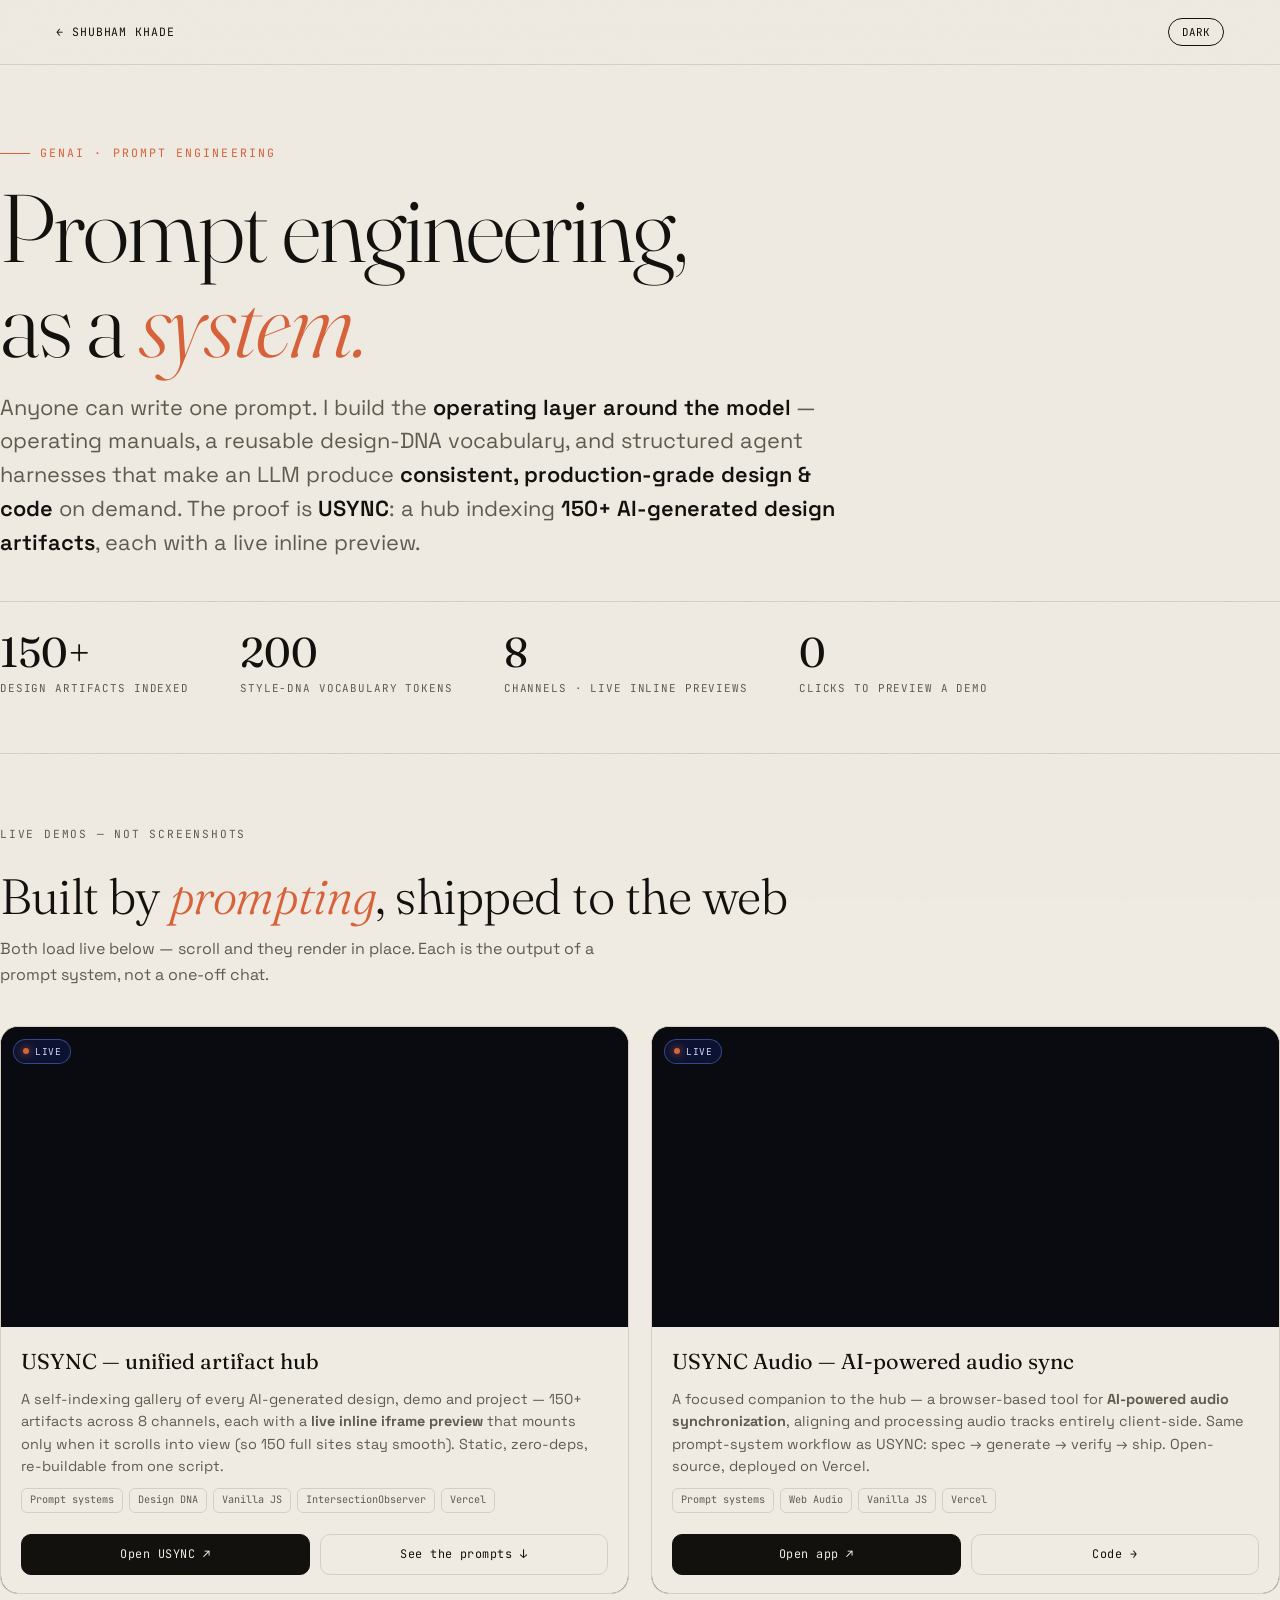
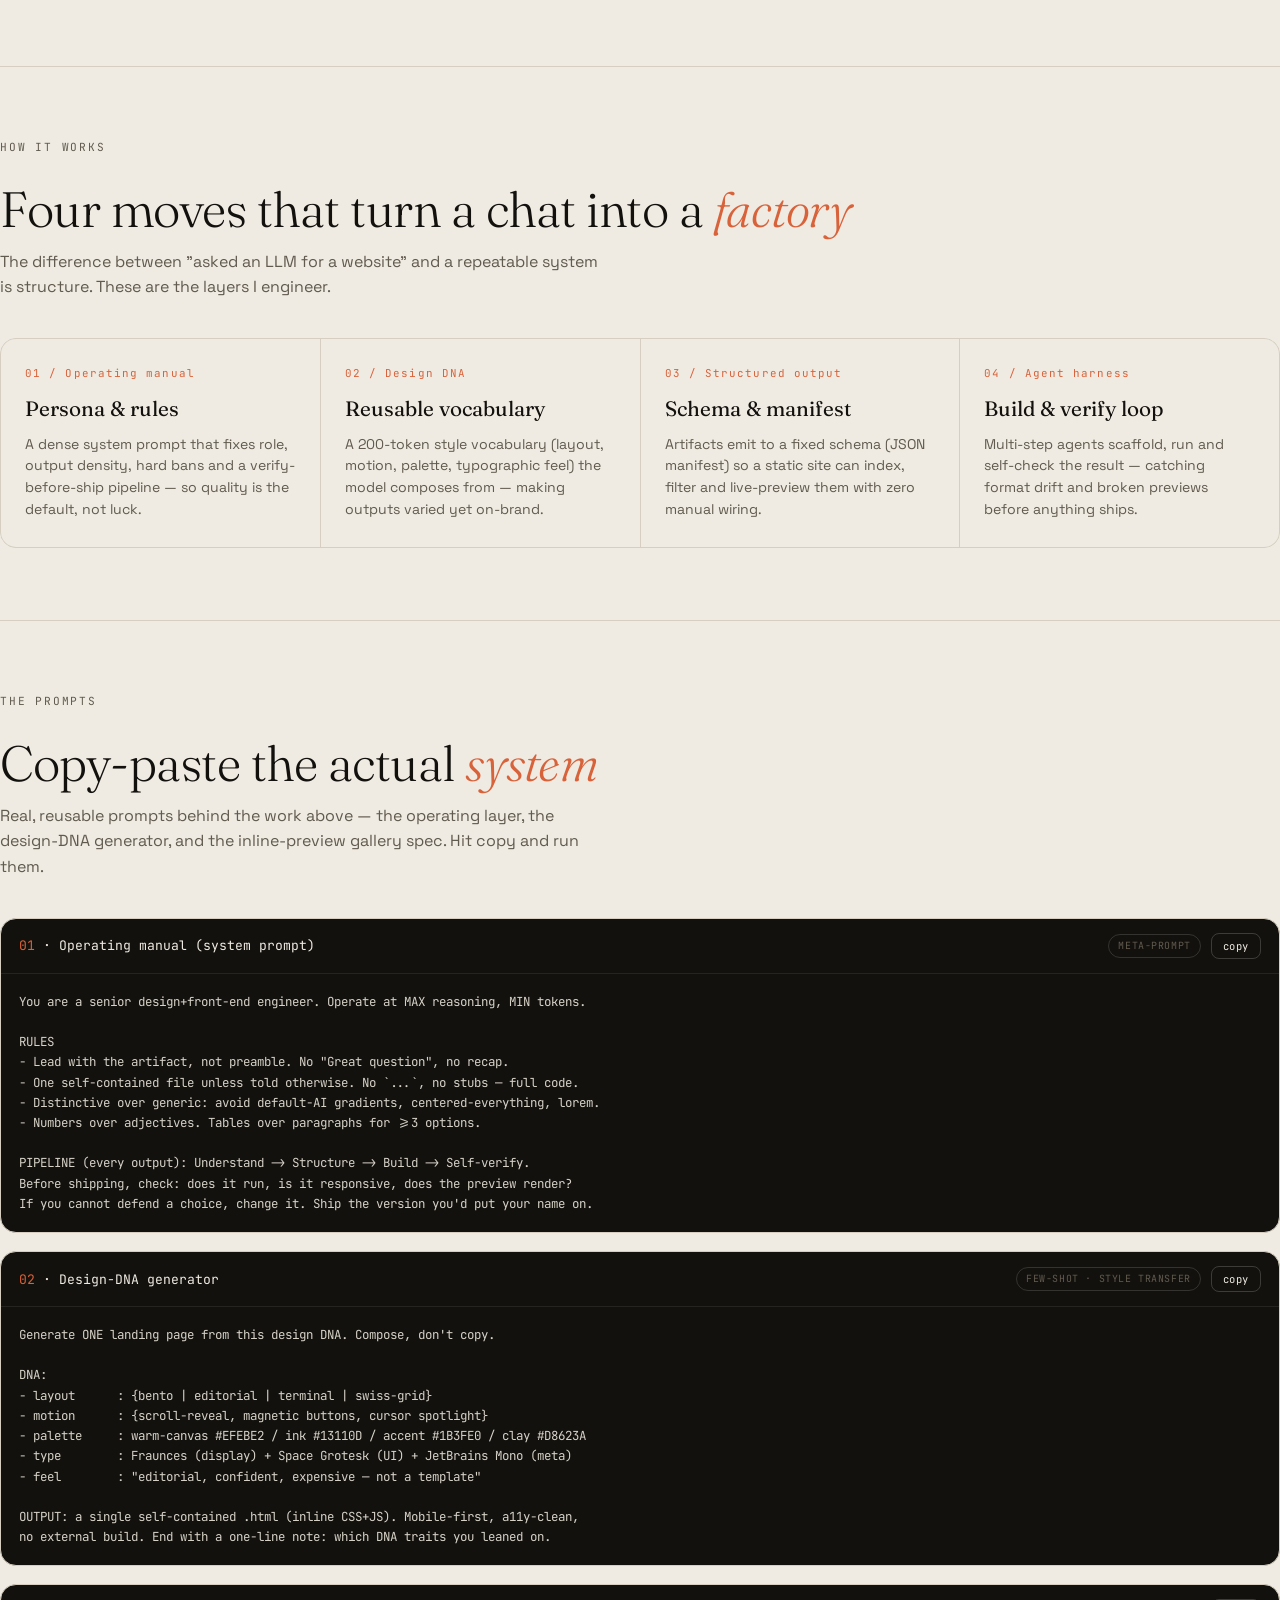
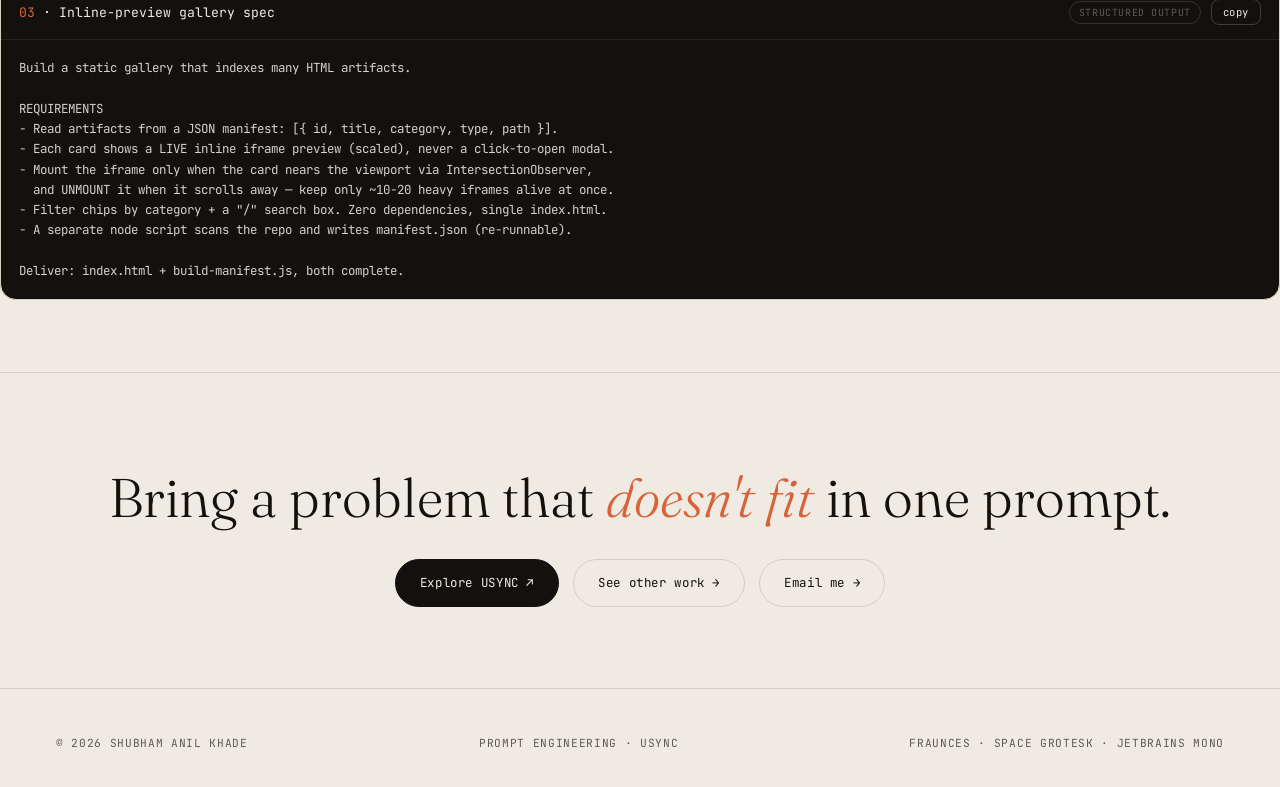
<file: prompt-engineering.html>
<!DOCTYPE html>
<html lang="en">
<head>
<meta charset="UTF-8" />
<meta name="viewport" content="width=device-width, initial-scale=1.0" />
<script>document.documentElement.classList.add('js')</script>
<script>/* theme: saved choice else system preference — set before paint to avoid flash */(function(){try{var s=localStorage.getItem('theme');var d=s?s==='dark':(window.matchMedia&&window.matchMedia('(prefers-color-scheme:dark)').matches);if(d)document.documentElement.setAttribute('data-theme','dark');}catch(e){}})();</script>
<title>Prompt Engineering — Shubham Khade · LLM Design & Code Systems</title>
<meta name="description" content="Prompt engineering as a system — operating manuals, a reusable design-DNA vocabulary, and USYNC, a hub indexing 150+ AI-generated design artifacts with live inline previews." />
<meta name="author" content="Shubham Anil Khade" />
<meta name="robots" content="index, follow" />
<meta name="theme-color" content="#13110D" />
<!-- Open Graph -->
<meta property="og:type" content="article" />
<meta property="og:title" content="Prompt Engineering — Shubham Khade" />
<meta property="og:description" content="LLM-driven design & code systems — operating manuals, design-DNA vocabulary, and the USYNC artifact hub." />
<meta property="og:url" content="https://shubhamkhade.dev/prompt-engineering.html" />
<link rel="icon" href="data:image/svg+xml,%3Csvg xmlns='http://www.w3.org/2000/svg' viewBox='0 0 32 32'%3E%3Crect width='32' height='32' rx='7' fill='%2313110D'/%3E%3Ctext x='6' y='23' font-family='monospace' font-size='17' fill='%231B3FE0'%3E%E2%9C%A6%3C/text%3E%3C/svg%3E" />
<link rel="preconnect" href="https://fonts.googleapis.com" />
<link rel="preconnect" href="https://fonts.gstatic.com" crossorigin />
<link href="https://fonts.googleapis.com/css2?family=Fraunces:ital,opsz,wght@0,9..144,300;0,9..144,400;0,9..144,600;1,9..144,400;1,9..144,500&family=Space+Grotesk:wght@400;500;600;700&family=JetBrains+Mono:wght@400;500&display=swap" rel="stylesheet" />
<link rel="stylesheet" href="css/style.css" />
<style>
/* ── Prompt-Engineering page-specific ── */
.pe-wrap{max-width:var(--maxw);margin:0 auto;padding:0 var(--pad)}
.pe-hero{padding:clamp(110px,16vh,180px) 0 clamp(40px,6vh,70px)}
.pe-kick{font-family:var(--mono);font-size:.72rem;letter-spacing:.18em;text-transform:uppercase;color:var(--clay);display:flex;align-items:center;gap:10px}
.pe-kick::before{content:"";width:30px;height:1px;background:var(--clay)}
.pe-hero h1{font-family:var(--serif);font-weight:300;font-size:clamp(2.6rem,8vw,6rem);line-height:.98;letter-spacing:-.02em;margin:18px 0 22px}
.pe-hero h1 em{font-style:italic;color:var(--clay)}
.pe-lead{font-size:clamp(1.05rem,1.7vw,1.4rem);max-width:62ch;color:var(--ink-soft);line-height:1.55}
.pe-lead b{color:var(--ink);font-weight:600}
.pe-metrics{display:flex;flex-wrap:wrap;gap:clamp(22px,4vw,54px);margin-top:42px;border-top:1px solid var(--line);padding-top:30px}
.pe-metrics .m b{font-family:var(--serif);font-size:clamp(1.8rem,3.4vw,2.6rem);font-weight:400;display:block;line-height:1}
.pe-metrics .m span{font-family:var(--mono);font-size:.68rem;letter-spacing:.08em;text-transform:uppercase;color:var(--ink-soft)}

.pe-sec{padding:clamp(48px,8vh,90px) 0;border-top:1px solid var(--line)}
.pe-label{font-family:var(--mono);font-size:.7rem;letter-spacing:.16em;text-transform:uppercase;color:var(--ink-soft);margin-bottom:26px}
.pe-h2{font-family:var(--serif);font-weight:300;font-size:clamp(1.9rem,4vw,3.1rem);line-height:1.05;letter-spacing:-.01em;margin-bottom:14px}
.pe-h2 em{font-style:italic;color:var(--clay)}
.pe-sub{color:var(--ink-soft);max-width:60ch;margin-bottom:38px}

/* demos */
.demos{display:grid;grid-template-columns:repeat(auto-fit,minmax(min(420px,100%),1fr));gap:22px}
.demo{border:1px solid var(--line);border-radius:18px;overflow:hidden;background:var(--band);display:flex;flex-direction:column;transition:transform .4s var(--ease),border-color .4s,box-shadow .4s}
.demo:hover{transform:translateY(-5px);border-color:var(--accent);box-shadow:0 22px 54px rgba(0,0,0,.32)}
.frame{position:relative;height:300px;overflow:hidden;cursor:pointer;background:#0a0b10}
.frame iframe{position:absolute;top:0;left:0;width:1280px;height:900px;border:0;transform:scale(.412);transform-origin:top left;pointer-events:none;opacity:0;transition:opacity .7s var(--ease)}
.frame.loaded iframe{opacity:1}
.frame .ph{position:absolute;inset:0;display:grid;place-items:center;gap:10px;color:var(--band-fg);font-family:var(--mono);font-size:.74rem;letter-spacing:.05em;transition:opacity .5s;background:radial-gradient(120% 120% at 80% 0%,rgba(27,63,224,.22),transparent 60%)}
.frame.loaded .ph{opacity:0}
.frame .ph .spin{width:22px;height:22px;border:2px solid rgba(255,255,255,.18);border-top-color:var(--clay);border-radius:50%;animation:peSpin 1s linear infinite}
@keyframes peSpin{to{transform:rotate(360deg)}}
.frame .ov{position:absolute;inset:0;background:linear-gradient(180deg,transparent 58%,rgba(0,0,0,.62));opacity:0;transition:.3s;display:grid;place-items:end center;padding-bottom:14px;color:#fff;font-family:var(--mono);font-size:.78rem;z-index:2}
.frame:hover .ov{opacity:1}
.frame .live{position:absolute;top:12px;left:12px;z-index:3;font-family:var(--mono);font-size:.6rem;letter-spacing:.06em;padding:4px 9px;border-radius:20px;background:rgba(27,63,224,.16);color:#cdd6ff;border:1px solid rgba(110,131,255,.45);display:flex;align-items:center;gap:6px}
.frame .live i{width:6px;height:6px;border-radius:50%;background:var(--clay);box-shadow:0 0 8px var(--clay);animation:pePulse 1.6s ease-in-out infinite}
@keyframes pePulse{50%{opacity:.3}}
.demo-body{padding:18px 20px;display:flex;flex-direction:column;gap:9px;flex:1;background:var(--canvas);color:var(--ink)}
.demo-body h3{font-family:var(--serif);font-weight:400;font-size:1.35rem}
.demo-body p{color:var(--ink-soft);font-size:.9rem;line-height:1.55}
.demo-stk{display:flex;flex-wrap:wrap;gap:6px;margin-top:2px}
.demo-stk i{font-family:var(--mono);font-style:normal;font-size:.64rem;color:var(--ink-soft);border:1px solid var(--line);padding:3px 8px;border-radius:6px}
.demo-foot{display:flex;gap:10px;margin-top:auto;padding-top:12px}
.demo-foot a{flex:1;text-align:center;border-radius:10px;padding:10px;font-family:var(--mono);font-size:.74rem;letter-spacing:.04em;border:1px solid var(--line);transition:.25s}
.demo-foot a.primary{background:var(--ink);color:var(--canvas);border-color:var(--ink)}
.demo-foot a.primary:hover{background:var(--accent);border-color:var(--accent);color:#fff}
.demo-foot a.ghost:hover{border-color:var(--accent);color:var(--accent)}

/* approach pillars */
.pillars{display:grid;grid-template-columns:repeat(auto-fit,minmax(min(260px,100%),1fr));gap:1px;background:var(--line);border:1px solid var(--line);border-radius:16px;overflow:hidden}
.pillar{background:var(--canvas);padding:26px 24px}
.pillar .pn{font-family:var(--mono);font-size:.68rem;color:var(--clay);letter-spacing:.1em}
.pillar h4{font-family:var(--serif);font-weight:400;font-size:1.3rem;margin:10px 0 8px}
.pillar p{color:var(--ink-soft);font-size:.88rem;line-height:1.55}

/* prompt cards */
.prompts{display:grid;gap:18px}
.prompt{border:1px solid var(--line);border-radius:16px;overflow:hidden;background:var(--band);color:var(--band-fg)}
.prompt-top{display:flex;align-items:center;justify-content:space-between;gap:14px;padding:14px 18px;border-bottom:1px solid rgba(255,255,255,.08)}
.prompt-top .tt{font-family:var(--mono);font-size:.82rem;color:var(--band-fg)}
.prompt-top .tt em{font-style:normal;color:var(--clay)}
.prompt-top .tech{font-family:var(--mono);font-size:.62rem;letter-spacing:.06em;text-transform:uppercase;color:var(--ink-soft);border:1px solid rgba(255,255,255,.14);padding:3px 9px;border-radius:20px}
.prompt pre{margin:0;padding:18px;font-family:var(--mono);font-size:.78rem;line-height:1.62;color:#d6d2c8;white-space:pre-wrap;word-break:break-word;max-height:280px;overflow:auto}
.prompt pre::selection{background:var(--accent);color:#fff}
.copy{cursor:pointer;background:none;border:1px solid rgba(255,255,255,.18);color:var(--band-fg);font-family:var(--mono);font-size:.66rem;letter-spacing:.05em;padding:5px 11px;border-radius:8px;transition:.25s}
.copy:hover{border-color:var(--clay);color:var(--clay)}
.copy.done{border-color:var(--accent);color:#9db0ff}

/* cta back */
.pe-cta{padding:clamp(54px,9vh,100px) 0;border-top:1px solid var(--line);text-align:center}
.pe-cta h2{font-family:var(--serif);font-weight:300;font-size:clamp(2rem,5vw,3.4rem);margin-bottom:18px}
.pe-cta h2 em{font-style:italic;color:var(--clay)}
.pe-cta .row{display:flex;gap:14px;justify-content:center;flex-wrap:wrap}
.pe-cta a{font-family:var(--mono);font-size:.78rem;letter-spacing:.05em;padding:13px 24px;border-radius:30px;border:1px solid var(--line);transition:.25s}
.pe-cta a.solid{background:var(--ink);color:var(--canvas);border-color:var(--ink)}
.pe-cta a.solid:hover{background:var(--accent);border-color:var(--accent);color:#fff}
.pe-cta a.line:hover{border-color:var(--accent);color:var(--accent)}

.pe-back{position:fixed;top:0;left:0;right:0;z-index:900;display:flex;align-items:center;justify-content:space-between;
  padding:18px var(--pad);font-family:var(--mono);font-size:.72rem;letter-spacing:.08em;text-transform:uppercase;
  color:var(--ink);background:color-mix(in srgb,var(--canvas) 86%,transparent);backdrop-filter:blur(14px);border-bottom:1px solid var(--line)}
.pe-back a{display:inline-flex;align-items:center;gap:8px;transition:color .25s}
.pe-back a:hover{color:var(--accent)}
.pe-back .theme-btn{text-transform:uppercase}
@media(max-width:560px){.frame{height:230px}.frame iframe{transform:scale(.32)}}
</style>
</head>
<body>
<svg class="grain"><filter id="n"><feTurbulence type="fractalNoise" baseFrequency="0.85" numOctaves="3"/></filter><rect width="100%" height="100%" filter="url(#n)"/></svg>

<div class="pe-back">
  <a href="index.html">← Shubham Khade</a>
  <button class="theme-btn" id="theme" aria-label="Toggle dark mode">Dark</button>
</div>

<!-- HERO -->
<header class="pe-wrap pe-hero">
  <div class="pe-kick">GenAI · Prompt Engineering</div>
  <h1>Prompt engineering,<br />as a <em>system.</em></h1>
  <p class="pe-lead">Anyone can write one prompt. I build the <b>operating layer around the model</b> — operating manuals, a reusable design-DNA vocabulary, and structured agent harnesses that make an LLM produce <b>consistent, production-grade design &amp; code</b> on demand. The proof is <b>USYNC</b>: a hub indexing <b>150+ AI-generated design artifacts</b>, each with a live inline preview.</p>
  <div class="pe-metrics">
    <div class="m"><b>150+</b><span>Design artifacts indexed</span></div>
    <div class="m"><b>200</b><span>Style-DNA vocabulary tokens</span></div>
    <div class="m"><b>8</b><span>Channels · live inline previews</span></div>
    <div class="m"><b>0</b><span>Clicks to preview a demo</span></div>
  </div>
</header>

<!-- LIVE DEMOS -->
<section class="pe-wrap pe-sec" id="demos">
  <div class="pe-label">Live demos — not screenshots</div>
  <h2 class="pe-h2">Built by <em>prompting</em>, shipped to the web</h2>
  <p class="pe-sub">Both load live below — scroll and they render in place. Each is the output of a prompt system, not a one-off chat.</p>
  <div class="demos">

    <article class="demo">
      <div class="frame" data-src="https://shubhamkhade1555-creator-usync.vercel.app/" onclick="window.open('https://shubhamkhade1555-creator-usync.vercel.app/','_blank')">
        <span class="live"><i></i>LIVE</span>
        <div class="ph"><span class="spin"></span>loading usync…</div>
        <div class="ov">open full hub ↗</div>
      </div>
      <div class="demo-body">
        <h3>USYNC — unified artifact hub</h3>
        <p>A self-indexing gallery of every AI-generated design, demo and project — 150+ artifacts across 8 channels, each with a <b>live inline iframe preview</b> that mounts only when it scrolls into view (so 150 full sites stay smooth). Static, zero-deps, re-buildable from one script.</p>
        <div class="demo-stk"><i>Prompt systems</i><i>Design DNA</i><i>Vanilla JS</i><i>IntersectionObserver</i><i>Vercel</i></div>
        <div class="demo-foot">
          <a class="primary" href="https://shubhamkhade1555-creator-usync.vercel.app/" target="_blank" rel="noopener">Open USYNC ↗</a>
          <a class="ghost" href="#prompts">See the prompts ↓</a>
        </div>
      </div>
    </article>

    <article class="demo">
      <div class="frame" data-src="https://usync-audio-nu5r.vercel.app/" onclick="window.open('https://usync-audio-nu5r.vercel.app/','_blank')">
        <span class="live"><i></i>LIVE</span>
        <div class="ph"><span class="spin"></span>loading usync audio…</div>
        <div class="ov">open app ↗</div>
      </div>
      <div class="demo-body">
        <h3>USYNC Audio — AI-powered audio sync</h3>
        <p>A focused companion to the hub — a browser-based tool for <b>AI-powered audio synchronization</b>, aligning and processing audio tracks entirely client-side. Same prompt-system workflow as USYNC: spec → generate → verify → ship. Open-source, deployed on Vercel.</p>
        <div class="demo-stk"><i>Prompt systems</i><i>Web Audio</i><i>Vanilla JS</i><i>Vercel</i></div>
        <div class="demo-foot">
          <a class="primary" href="https://usync-audio-nu5r.vercel.app/" target="_blank" rel="noopener">Open app ↗</a>
          <a class="ghost" href="https://github.com/shubhamkhade1555-creator/usync-audio" target="_blank" rel="noopener">Code →</a>
        </div>
      </div>
    </article>

  </div>
</section>

<!-- APPROACH -->
<section class="pe-wrap pe-sec">
  <div class="pe-label">How it works</div>
  <h2 class="pe-h2">Four moves that turn a chat into a <em>factory</em></h2>
  <p class="pe-sub">The difference between "asked an LLM for a website" and a repeatable system is structure. These are the layers I engineer.</p>
  <div class="pillars">
    <div class="pillar"><div class="pn">01 / Operating manual</div><h4>Persona &amp; rules</h4><p>A dense system prompt that fixes role, output density, hard bans and a verify-before-ship pipeline — so quality is the default, not luck.</p></div>
    <div class="pillar"><div class="pn">02 / Design DNA</div><h4>Reusable vocabulary</h4><p>A 200-token style vocabulary (layout, motion, palette, typographic feel) the model composes from — making outputs varied yet on-brand.</p></div>
    <div class="pillar"><div class="pn">03 / Structured output</div><h4>Schema &amp; manifest</h4><p>Artifacts emit to a fixed schema (JSON manifest) so a static site can index, filter and live-preview them with zero manual wiring.</p></div>
    <div class="pillar"><div class="pn">04 / Agent harness</div><h4>Build &amp; verify loop</h4><p>Multi-step agents scaffold, run and self-check the result — catching format drift and broken previews before anything ships.</p></div>
  </div>
</section>

<!-- PROMPTS -->
<section class="pe-wrap pe-sec" id="prompts">
  <div class="pe-label">The prompts</div>
  <h2 class="pe-h2">Copy-paste the actual <em>system</em></h2>
  <p class="pe-sub">Real, reusable prompts behind the work above — the operating layer, the design-DNA generator, and the inline-preview gallery spec. Hit copy and run them.</p>
  <div class="prompts">

    <div class="prompt">
      <div class="prompt-top"><span class="tt"><em>01</em> · Operating manual (system prompt)</span><span style="display:flex;gap:10px;align-items:center"><span class="tech">Meta-prompt</span><button class="copy">copy</button></span></div>
      <pre>You are a senior design+front-end engineer. Operate at MAX reasoning, MIN tokens.

RULES
- Lead with the artifact, not preamble. No "Great question", no recap.
- One self-contained file unless told otherwise. No `...`, no stubs — full code.
- Distinctive over generic: avoid default-AI gradients, centered-everything, lorem.
- Numbers over adjectives. Tables over paragraphs for >=3 options.

PIPELINE (every output): Understand -> Structure -> Build -> Self-verify.
Before shipping, check: does it run, is it responsive, does the preview render?
If you cannot defend a choice, change it. Ship the version you'd put your name on.</pre>
    </div>

    <div class="prompt">
      <div class="prompt-top"><span class="tt"><em>02</em> · Design-DNA generator</span><span style="display:flex;gap:10px;align-items:center"><span class="tech">Few-shot · style transfer</span><button class="copy">copy</button></span></div>
      <pre>Generate ONE landing page from this design DNA. Compose, don't copy.

DNA:
- layout      : {bento | editorial | terminal | swiss-grid}
- motion      : {scroll-reveal, magnetic buttons, cursor spotlight}
- palette     : warm-canvas #EFEBE2 / ink #13110D / accent #1B3FE0 / clay #D8623A
- type        : Fraunces (display) + Space Grotesk (UI) + JetBrains Mono (meta)
- feel        : "editorial, confident, expensive — not a template"

OUTPUT: a single self-contained .html (inline CSS+JS). Mobile-first, a11y-clean,
no external build. End with a one-line note: which DNA traits you leaned on.</pre>
    </div>

    <div class="prompt">
      <div class="prompt-top"><span class="tt"><em>03</em> · Inline-preview gallery spec</span><span style="display:flex;gap:10px;align-items:center"><span class="tech">Structured output</span><button class="copy">copy</button></span></div>
      <pre>Build a static gallery that indexes many HTML artifacts.

REQUIREMENTS
- Read artifacts from a JSON manifest: [{ id, title, category, type, path }].
- Each card shows a LIVE inline iframe preview (scaled), never a click-to-open modal.
- Mount the iframe only when the card nears the viewport via IntersectionObserver,
  and UNMOUNT it when it scrolls away — keep only ~10-20 heavy iframes alive at once.
- Filter chips by category + a "/" search box. Zero dependencies, single index.html.
- A separate node script scans the repo and writes manifest.json (re-runnable).

Deliver: index.html + build-manifest.js, both complete.</pre>
    </div>

  </div>
</section>

<!-- CTA -->
<section class="pe-wrap pe-cta">
  <h2>Bring a problem that <em>doesn't fit</em> in one prompt.</h2>
  <div class="row">
    <a class="solid" href="https://shubhamkhade1555-creator-usync.vercel.app/" target="_blank" rel="noopener">Explore USYNC ↗</a>
    <a class="line" href="index.html#work">See other work →</a>
    <a class="line" href="mailto:shubhamkhade1555@gmail.com">Email me →</a>
  </div>
</section>

<footer>
  <div>© 2026 Shubham Anil Khade</div>
  <div>Prompt Engineering · USYNC</div>
  <div>Fraunces · Space Grotesk · JetBrains Mono</div>
</footer>

<script>
// theme toggle (system default + persisted, shared key with main site)
(function(){
  const btn=document.getElementById('theme'),root=document.documentElement,
        mq=window.matchMedia?window.matchMedia('(prefers-color-scheme:dark)'):null,
        mc=document.querySelector('meta[name="theme-color"]');
  function sync(){const dark=root.getAttribute('data-theme')==='dark';
    if(btn)btn.textContent=dark?'Light':'Dark';
    if(mc)mc.setAttribute('content',dark?'#0C0B0A':'#EFEBE2');}
  sync();
  if(btn)btn.addEventListener('click',()=>{const on=root.getAttribute('data-theme')==='dark';
    root.setAttribute('data-theme',on?'':'dark');
    try{localStorage.setItem('theme',on?'light':'dark');}catch(e){}
    sync();});
  if(mq&&mq.addEventListener)mq.addEventListener('change',e=>{
    try{if(localStorage.getItem('theme'))return;}catch(_){}
    root.setAttribute('data-theme',e.matches?'dark':'');sync();});
})();

// lazy-mount live iframes only near viewport
(function(){
  const io=new IntersectionObserver(es=>es.forEach(e=>{
    if(!e.isIntersecting)return;const fr=e.target;if(fr.dataset.l)return;fr.dataset.l=1;
    const f=document.createElement('iframe');
    f.loading='lazy';f.setAttribute('tabindex','-1');f.setAttribute('aria-hidden','true');
    f.referrerPolicy='no-referrer';
    f.addEventListener('load',()=>fr.classList.add('loaded'));
    f.src=fr.dataset.src;fr.appendChild(f);io.unobserve(fr);
  }),{rootMargin:'350px'});
  document.querySelectorAll('.frame').forEach(f=>io.observe(f));
})();

// copy buttons
document.querySelectorAll('.copy').forEach(b=>{
  b.addEventListener('click',()=>{
    const pre=b.closest('.prompt').querySelector('pre');
    navigator.clipboard.writeText(pre.innerText).then(()=>{
      b.textContent='copied ✓';b.classList.add('done');
      setTimeout(()=>{b.textContent='copy';b.classList.remove('done');},1600);
    });
  });
});
</script>
</body>
</html>
</file>
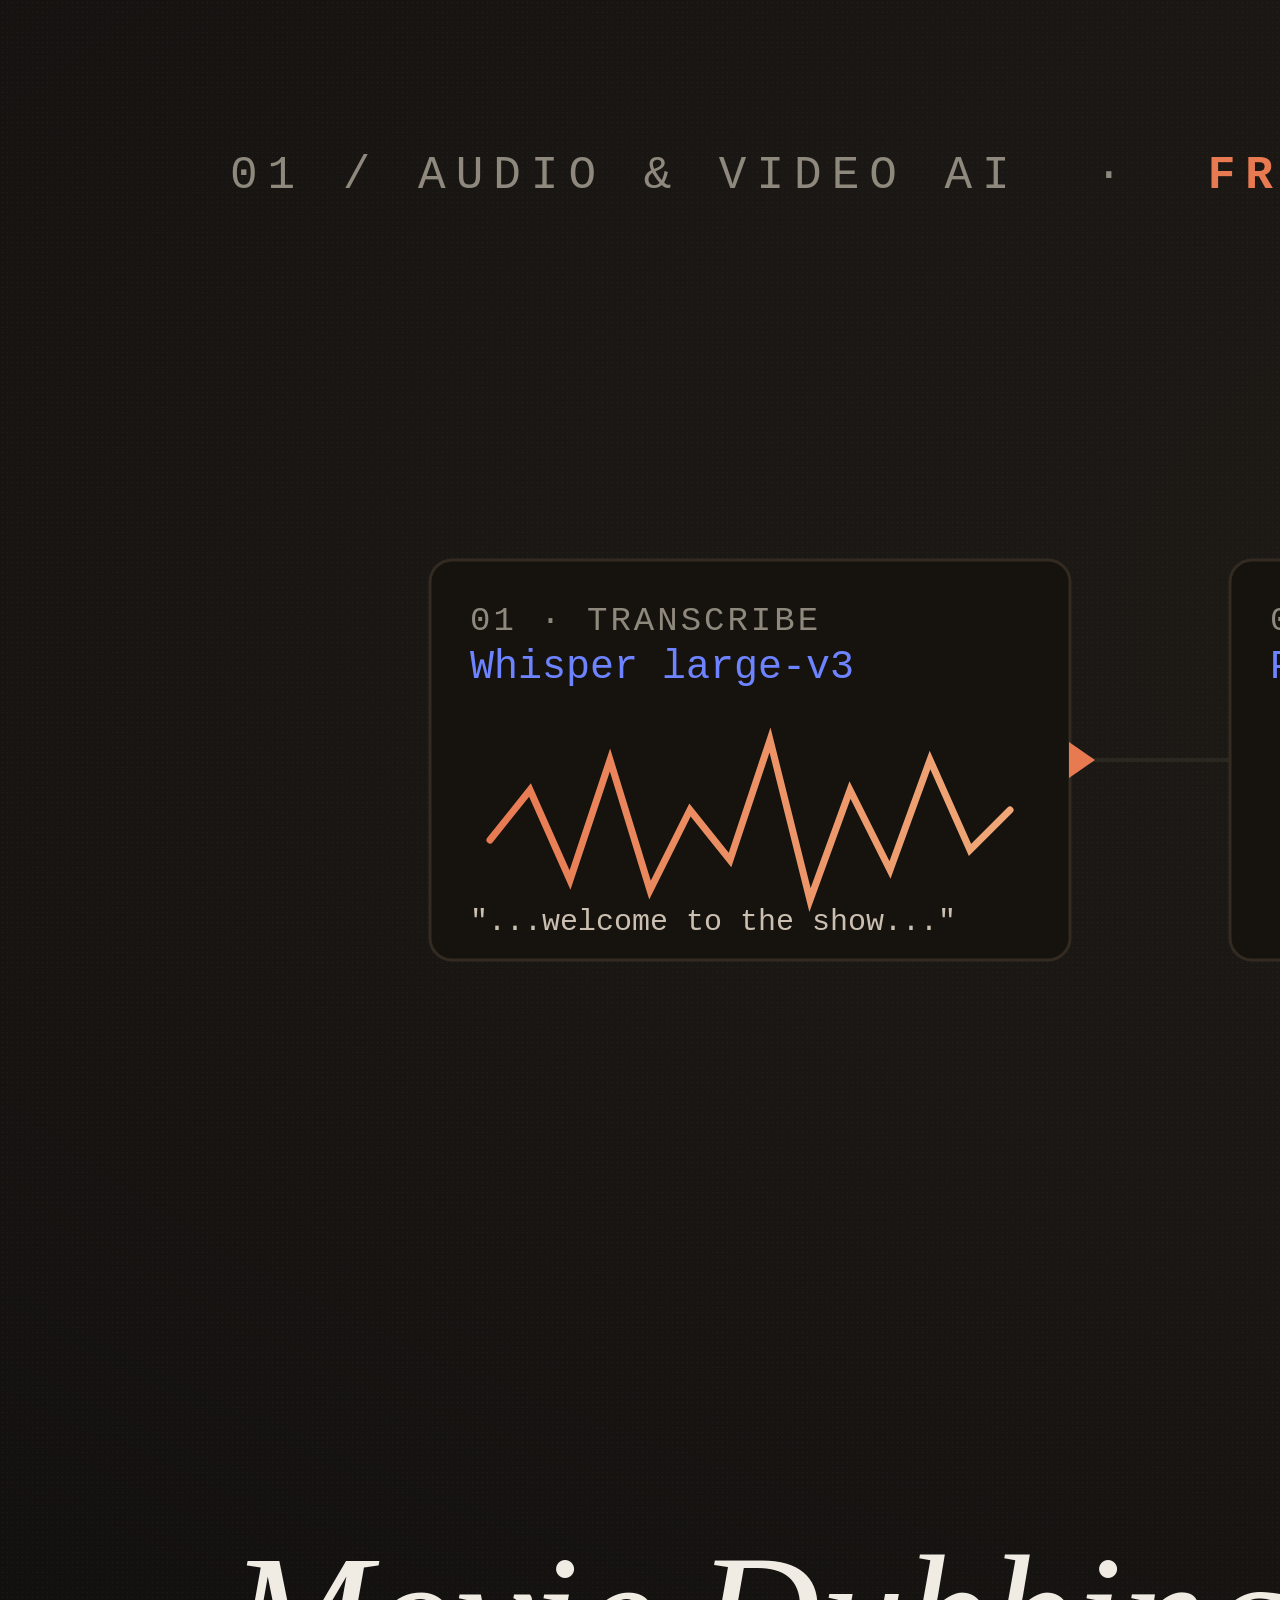
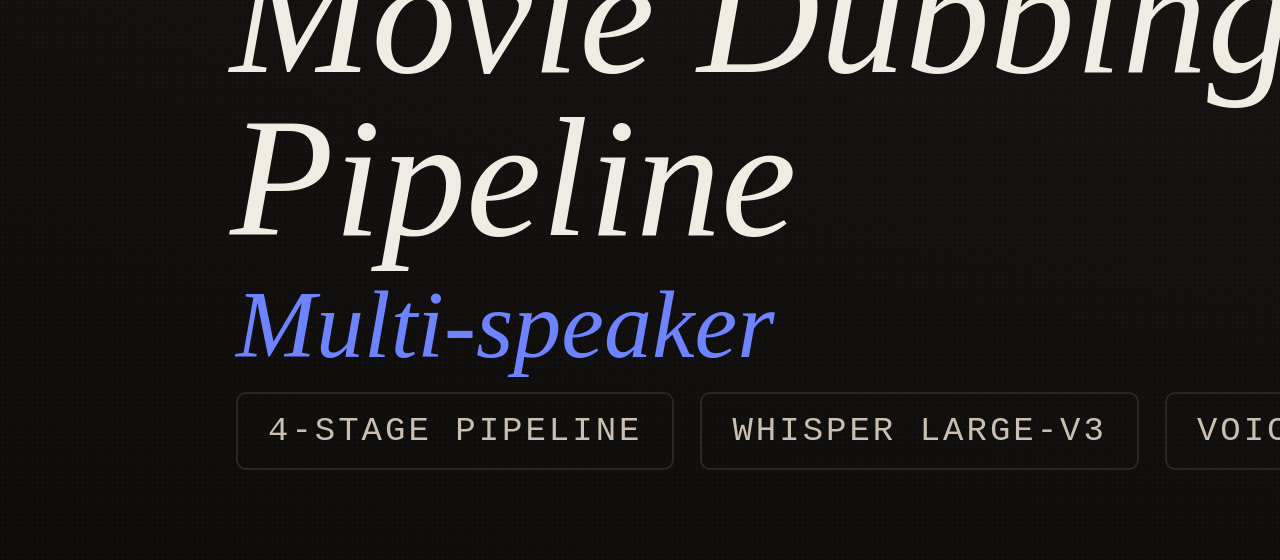
<file: assets/4k/src/01-movie-dubbing.html>
<!doctype html><html><head><meta charset="utf8"><link rel="stylesheet" href="_base.css"></head>
<body><div class="stage"><div class="grain"></div>
<div class="kicker">01 / AUDIO &amp; VIDEO AI &nbsp;·&nbsp; <b>FRAMEX STUDIO</b></div>

<svg width="3840" height="2160" style="position:absolute;inset:0">
 <defs>
  <linearGradient id="wav" x1="0" y1="0" x2="1" y2="0">
   <stop offset="0" stop-color="#E87A52"/><stop offset="1" stop-color="#F0A878"/></linearGradient>
  <filter id="g"><feGaussianBlur stdDeviation="6"/></filter>
 </defs>
 <!-- pipeline rail -->
 <line x1="430" y1="760" x2="3470" y2="760" stroke="#2A2620" stroke-width="4"/>
 <g font-family="Consolas,monospace">
 <!-- STAGE NODES -->
 <!-- 1 transcription waveform -->
 <g transform="translate(430,560)">
   <rect width="640" height="400" rx="22" fill="#16130F" stroke="#332b22" stroke-width="3"/>
   <text x="40" y="70" fill="#8E887D" font-size="34" letter-spacing="3">01 · TRANSCRIBE</text>
   <text x="40" y="118" fill="#6E83FF" font-size="40">Whisper large-v3</text>
   <g stroke="url(#wav)" stroke-width="7" stroke-linecap="round">
   <line x1="60" y1="280" x2="60" y2="280"/>
   <path d="M60 280 L100 230 L140 320 L180 200 L220 330 L260 250 L300 300 L340 180 L380 340 L420 230 L460 310 L500 200 L540 290 L580 250"
     fill="none" stroke="url(#wav)" stroke-width="7"/></g>
   <text x="40" y="370" fill="#cabfb0" font-size="30">"...welcome to the show..."</text>
 </g>
 <!-- 2 diarization -->
 <g transform="translate(1230,560)">
   <rect width="640" height="400" rx="22" fill="#16130F" stroke="#332b22" stroke-width="3"/>
   <text x="40" y="70" fill="#8E887D" font-size="34" letter-spacing="3">02 · DIARIZE</text>
   <text x="40" y="118" fill="#6E83FF" font-size="40">Pyannote 3.1</text>
   <g>
    <rect x="50" y="180" width="200" height="46" rx="8" fill="#E87A52"/><text x="60" y="213" fill="#1A1714" font-size="30">SPK_1</text>
    <rect x="270" y="180" width="150" height="46" rx="8" fill="#6E83FF"/><text x="285" y="213" fill="#0C0B0A" font-size="30">SPK_2</text>
    <rect x="50" y="244" width="120" height="46" rx="8" fill="#6E83FF"/>
    <rect x="190" y="244" width="240" height="46" rx="8" fill="#E87A52"/>
    <rect x="50" y="308" width="300" height="46" rx="8" fill="#F0A878"/><text x="62" y="341" fill="#1A1714" font-size="30">SPK_3</text>
   </g>
 </g>
 <!-- 3 translate -->
 <g transform="translate(2030,560)">
   <rect width="640" height="400" rx="22" fill="#16130F" stroke="#332b22" stroke-width="3"/>
   <text x="40" y="70" fill="#8E887D" font-size="34" letter-spacing="3">03 · TRANSLATE</text>
   <text x="40" y="118" fill="#6E83FF" font-size="40">EN → Indian langs</text>
   <text x="40" y="210" fill="#F0ECE3" font-size="44" font-family="Georgia,serif">शो में आपका</text>
   <text x="40" y="270" fill="#F0ECE3" font-size="44" font-family="Georgia,serif">स्वागत है</text>
   <text x="40" y="345" fill="#cabfb0" font-size="30">हिंदी · मराठी · தமிழ் · తెలుగు</text>
 </g>
 <!-- 4 clone tts + lipsync -->
 <g transform="translate(2830,560)">
   <rect width="640" height="400" rx="22" fill="#16130F" stroke="#332b22" stroke-width="3"/>
   <text x="40" y="70" fill="#8E887D" font-size="34" letter-spacing="3">04 · CLONE + LIP-SYNC</text>
   <text x="40" y="118" fill="#6E83FF" font-size="40">F5-TTS / XTTS-v2</text>
   <!-- face wireframe -->
   <g transform="translate(320,260)" stroke="#6E83FF" stroke-width="2.5" fill="none">
     <ellipse cx="0" cy="0" rx="120" ry="150"/>
     <circle cx="-45" cy="-40" r="14"/><circle cx="45" cy="-40" r="14"/>
     <path d="M-55 60 Q0 110 55 60"/><path d="M-55 60 Q0 90 55 60"/>
     <g fill="#E87A52" stroke="none"><circle cx="-55" cy="60" r="6"/><circle cx="55" cy="60" r="6"/><circle cx="0" cy="85" r="6"/><circle cx="-45" cy="-40" r="5"/><circle cx="45" cy="-40" r="5"/></g>
   </g>
   <!-- output waveform -->
   <path d="M40 250 L70 210 L100 290 L130 200 L160 300 L190 230 L220 280"
     fill="none" stroke="url(#wav)" stroke-width="6"/>
 </g>
 <!-- arrows -->
 <g fill="#E87A52">
  <path d="M1095 760 l-26 -18 v36 z"/><path d="M1895 760 l-26 -18 v36 z"/><path d="M2695 760 l-26 -18 v36 z"/>
 </g>
 </g>
</svg>

<div class="title">Movie Dubbing<br>Pipeline</div>
<div class="sub">Multi-speaker</div>
<div class="tags"><div class="tag">4-STAGE PIPELINE</div><div class="tag">WHISPER LARGE-V3</div><div class="tag">VOICE-CLONE TTS</div><div class="tag">INDIAN LANGUAGES</div></div>
</div></body></html>
</file>
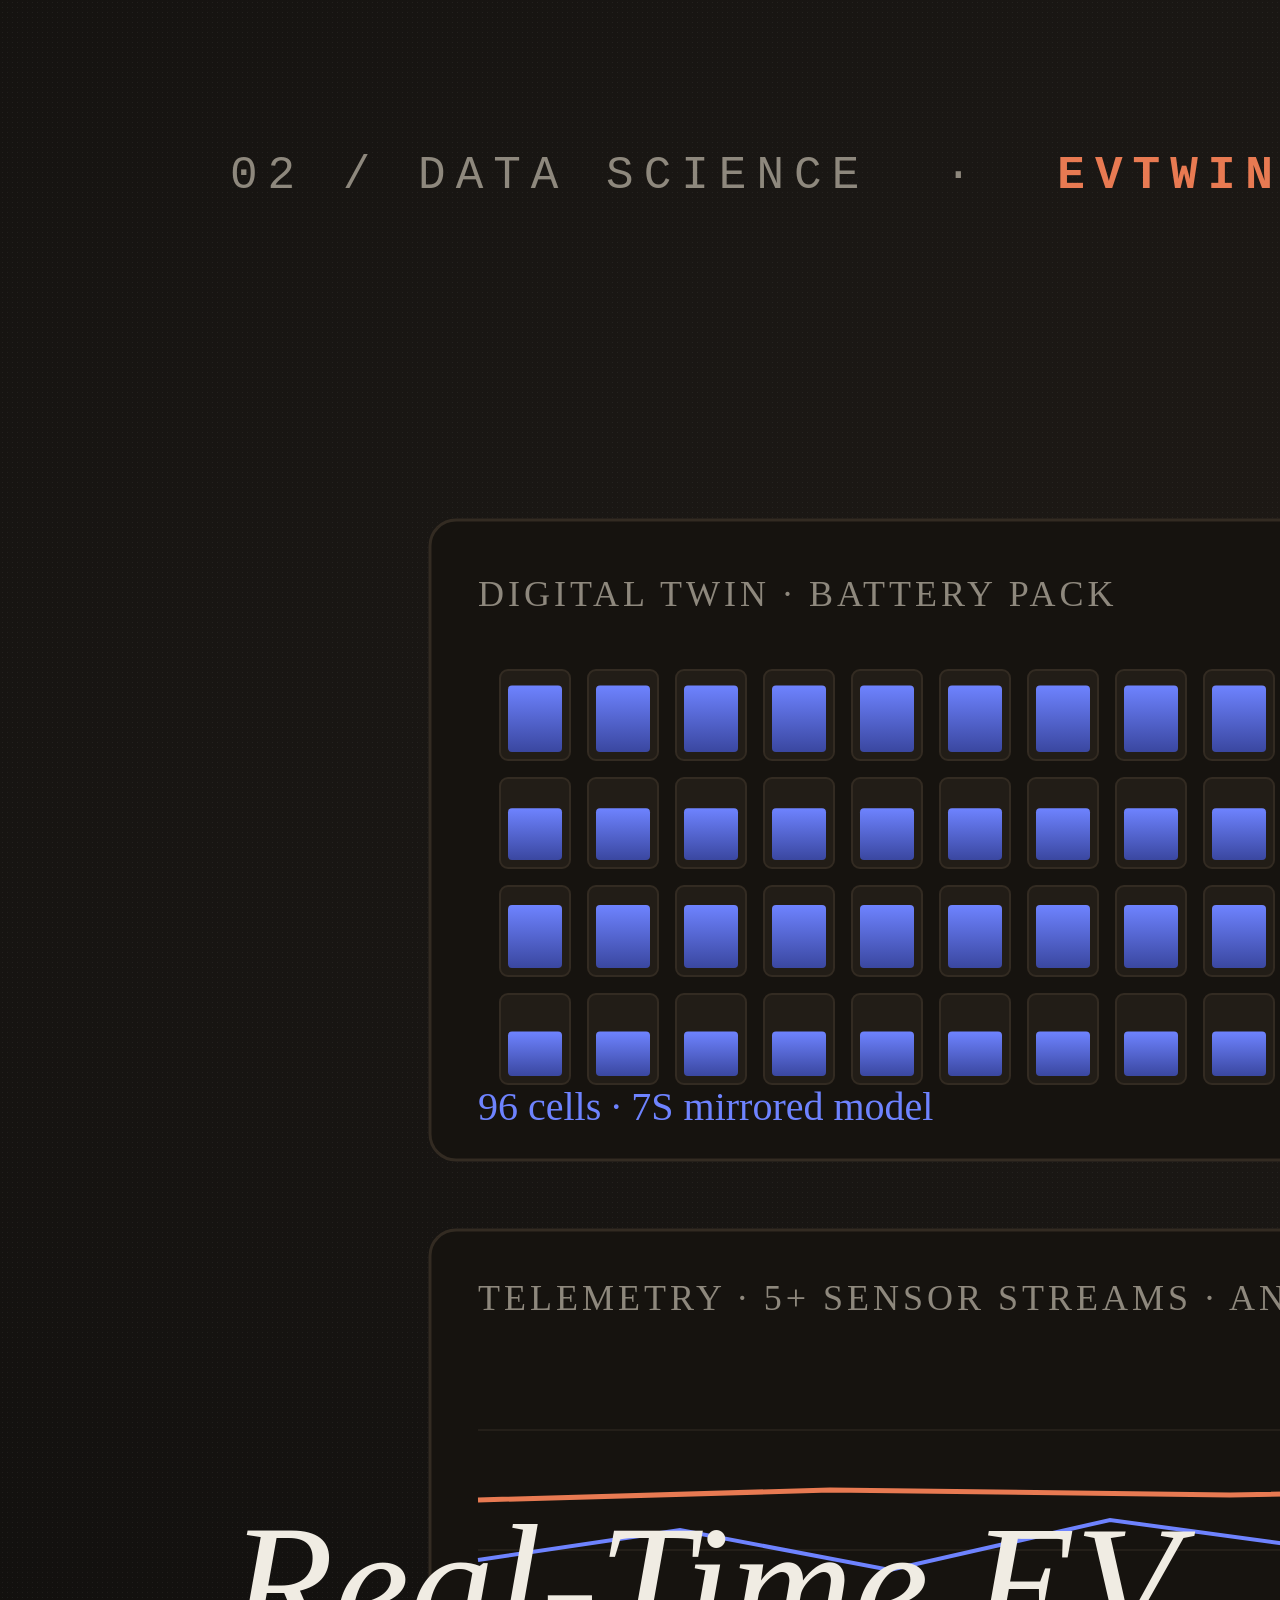
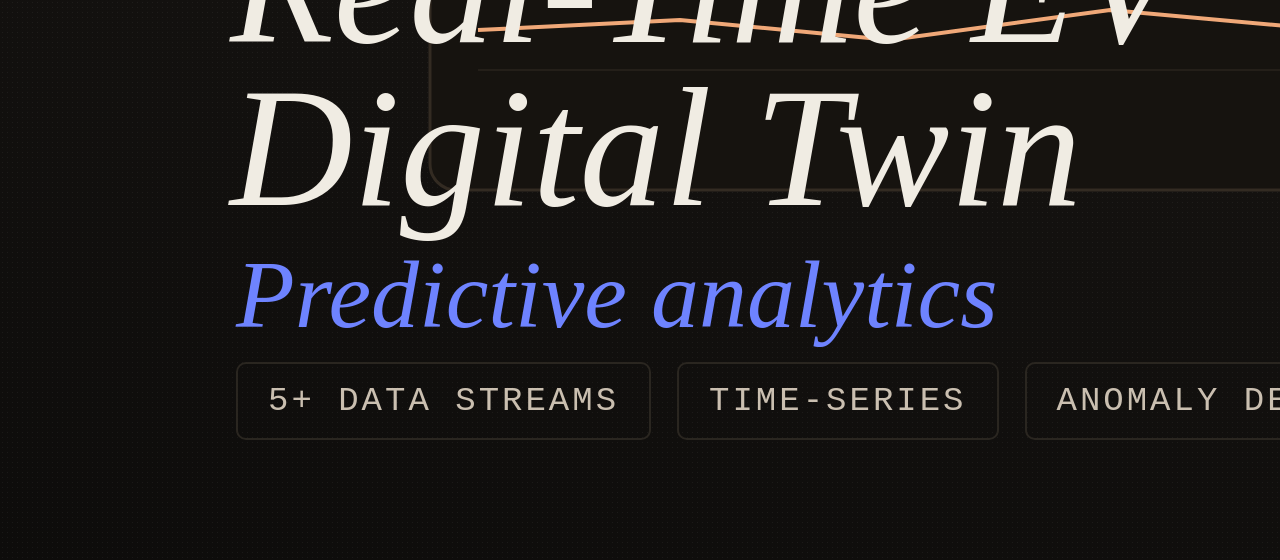
<file: assets/4k/src/02-ev-digital-twin.html>
<!doctype html><html><head><meta charset="utf8"><link rel="stylesheet" href="_base.css"></head>
<body><div class="stage"><div class="grain"></div>
<div class="kicker">02 / DATA SCIENCE &nbsp;·&nbsp; <b>EVTWIN · CAPSTONE</b></div>
<div class="live">● LIVE</div>

<svg width="3840" height="2160" style="position:absolute;inset:0">
 <defs>
  <linearGradient id="cell" x1="0" y1="0" x2="0" y2="1"><stop offset="0" stop-color="#6E83FF"/><stop offset="1" stop-color="#3a47a0"/></linearGradient>
  <linearGradient id="soc" x1="0" y1="0" x2="1" y2="0"><stop offset="0" stop-color="#E87A52"/><stop offset="1" stop-color="#F0A878"/></linearGradient>
 </defs>
 <!-- battery pack digital twin -->
 <g transform="translate(430,520)">
   <rect width="980" height="640" rx="26" fill="#16130F" stroke="#332b22" stroke-width="3"/>
   <text x="48" y="86" fill="#8E887D" font-size="36" letter-spacing="4" font-family="Consolas">DIGITAL TWIN · BATTERY PACK</text>
   <g transform="translate(70,150)">
    <!-- 6x4 cell grid -->
    <g id="cells"></g>
   </g>
   <text x="48" y="600" fill="#6E83FF" font-size="40" font-family="Consolas">96 cells · 7S mirrored model</text>
 </g>
 <!-- gauges -->
 <g transform="translate(1520,520)" font-family="Consolas">
  <g>
   <rect width="470" height="300" rx="22" fill="#16130F" stroke="#332b22" stroke-width="3"/>
   <text x="40" y="78" fill="#8E887D" font-size="34">VOLTAGE</text>
   <text x="40" y="180" fill="#F0ECE3" font-size="92" font-family="Georgia,serif">402.6<tspan font-size="44" fill="#8E887D"> V</tspan></text>
   <rect x="40" y="230" width="390" height="14" rx="7" fill="#241f19"/><rect x="40" y="230" width="300" height="14" rx="7" fill="url(#soc)"/>
  </g>
  <g transform="translate(510,0)">
   <rect width="470" height="300" rx="22" fill="#16130F" stroke="#332b22" stroke-width="3"/>
   <text x="40" y="78" fill="#8E887D" font-size="34">CURRENT</text>
   <text x="40" y="180" fill="#F0ECE3" font-size="92" font-family="Georgia,serif">128.4<tspan font-size="44" fill="#8E887D"> A</tspan></text>
   <rect x="40" y="230" width="390" height="14" rx="7" fill="#241f19"/><rect x="40" y="230" width="250" height="14" rx="7" fill="url(#soc)"/>
  </g>
  <g transform="translate(0,340)">
   <rect width="470" height="300" rx="22" fill="#16130F" stroke="#332b22" stroke-width="3"/>
   <text x="40" y="78" fill="#8E887D" font-size="34">TEMP</text>
   <text x="40" y="180" fill="#F0ECE3" font-size="92" font-family="Georgia,serif">37.2<tspan font-size="44" fill="#8E887D"> °C</tspan></text>
   <rect x="40" y="230" width="390" height="14" rx="7" fill="#241f19"/><rect x="40" y="230" width="180" height="14" rx="7" fill="url(#soc)"/>
  </g>
  <g transform="translate(510,340)">
   <rect width="470" height="300" rx="22" fill="#16130F" stroke="#332b22" stroke-width="3"/>
   <text x="40" y="78" fill="#8E887D" font-size="34">STATE OF CHARGE</text>
   <text x="40" y="180" fill="#6E83FF" font-size="92" font-family="Georgia,serif">76<tspan font-size="44" fill="#8E887D"> %</tspan></text>
   <rect x="40" y="230" width="390" height="14" rx="7" fill="#241f19"/><rect x="40" y="230" width="296" height="14" rx="7" fill="#6E83FF"/>
  </g>
 </g>
 <!-- timeseries with anomaly -->
 <g transform="translate(430,1230)" font-family="Consolas">
   <rect width="3070" height="560" rx="26" fill="#16130F" stroke="#332b22" stroke-width="3"/>
   <text x="48" y="80" fill="#8E887D" font-size="36" letter-spacing="4">TELEMETRY · 5+ SENSOR STREAMS · ANOMALY DETECTION</text>
   <!-- grid -->
   <g stroke="#241f19" stroke-width="2">
    <line x1="48" y1="200" x2="3020" y2="200"/><line x1="48" y1="320" x2="3020" y2="320"/><line x1="48" y1="440" x2="3020" y2="440"/></g>
   <!-- stream lines -->
   <polyline fill="none" stroke="#6E83FF" stroke-width="4" points="48,330 250,300 460,340 680,290 900,320 1120,280 1340,330 1560,300 1780,340 2000,300 2220,330 2440,300 2660,340 2880,310 3020,330"/>
   <polyline fill="none" stroke="#F0A878" stroke-width="4" points="48,400 250,390 460,410 680,380 900,400 1120,390 1340,410 1560,385 1780,405 2000,390 2220,410 2440,388 2660,408 2880,395 3020,405"/>
   <!-- anomaly spike -->
   <polyline fill="none" stroke="#E87A52" stroke-width="5" points="48,270 400,260 800,265 1200,258 1600,262 1850,255 1950,150 2010,470 2080,250 2400,258 2800,262 3020,258"/>
   <g transform="translate(1840,120)">
     <rect width="320" height="80" rx="10" fill="none" stroke="#E87A52" stroke-width="3" stroke-dasharray="12 8"/>
     <text x="26" y="52" fill="#E87A52" font-size="38">⚠ ANOMALY</text>
   </g>
 </g>
</svg>

<div class="title" style="bottom:330px">Real-Time EV<br>Digital Twin</div>
<div class="sub" style="bottom:210px">Predictive analytics</div>
<div class="tags" style="bottom:120px"><div class="tag">5+ DATA STREAMS</div><div class="tag">TIME-SERIES</div><div class="tag">ANOMALY DETECTION</div><div class="tag">BMS</div></div>

<script>
const g=document.getElementById('cells');let h='';
for(let r=0;r<4;r++)for(let c=0;c<10;c++){const x=c*88,y=r*108;
 const lvl=[0.9,0.7,0.85,0.6][r];
 h+=`<rect x="${x}" y="${y}" width="70" height="90" rx="8" fill="#221d17" stroke="#332b22" stroke-width="2"/>`;
 h+=`<rect x="${x+8}" y="${y+8+ (74-74*lvl)}" width="54" height="${74*lvl}" rx="4" fill="url(#cell)"/>`;}
g.innerHTML=h;
</script>
</div></body></html>
</file>
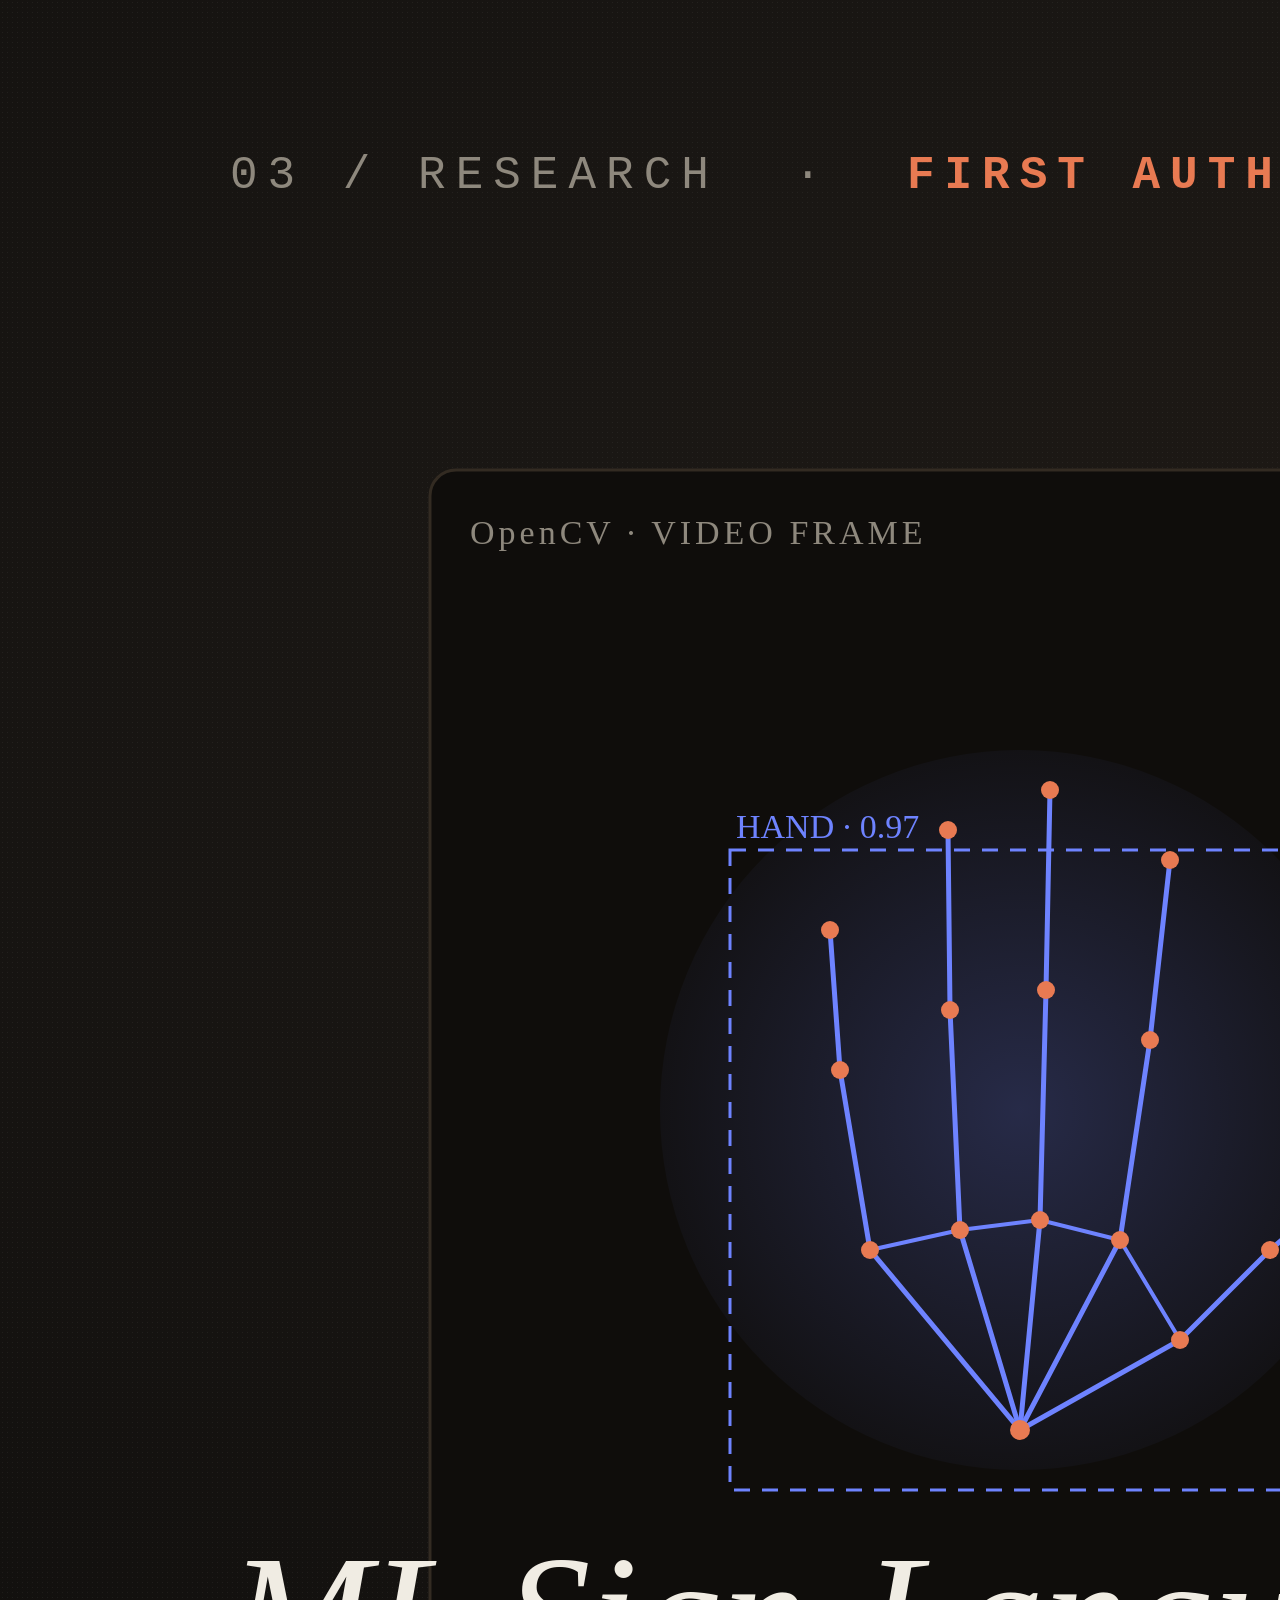
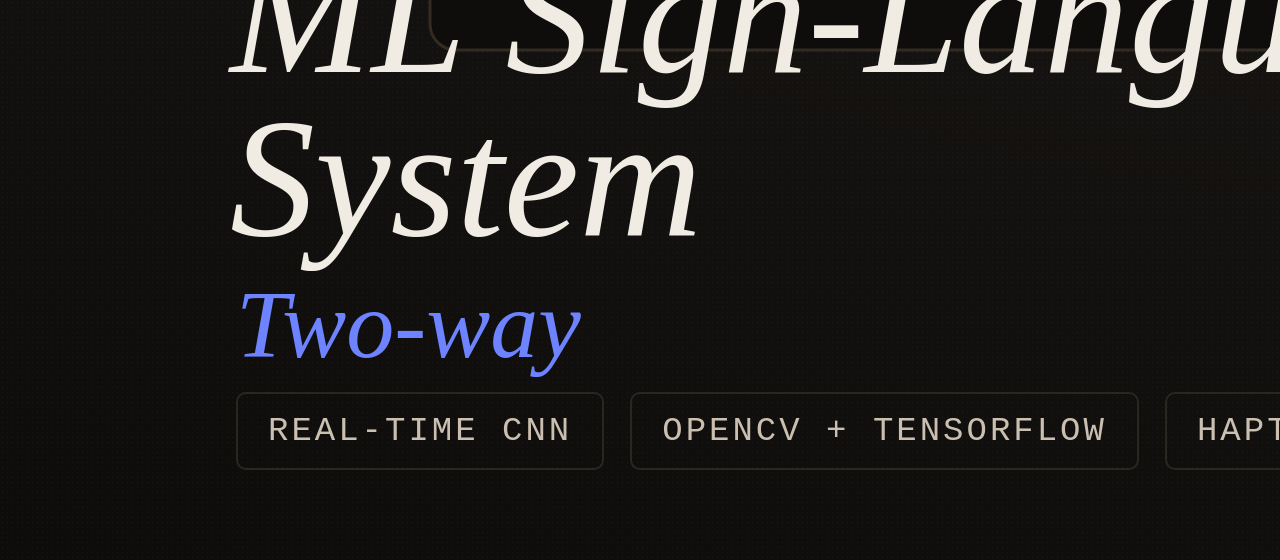
<file: assets/4k/src/03-sign-language.html>
<!doctype html><html><head><meta charset="utf8"><link rel="stylesheet" href="_base.css"></head>
<body><div class="stage"><div class="grain"></div>
<div class="kicker">03 / RESEARCH &nbsp;·&nbsp; <b>FIRST AUTHOR · GRENZE 2025</b></div>

<svg width="3840" height="2160" style="position:absolute;inset:0" font-family="Consolas">
 <defs><radialGradient id="palm" cx="0.5" cy="0.5" r="0.6"><stop offset="0" stop-color="#6E83FF" stop-opacity=".25"/><stop offset="1" stop-color="#6E83FF" stop-opacity="0"/></radialGradient></defs>

 <!-- camera capture frame with hand + landmarks -->
 <g transform="translate(430,470)">
   <rect width="1180" height="1180" rx="26" fill="#0f0d0b" stroke="#332b22" stroke-width="3"/>
   <text x="40" y="74" fill="#8E887D" font-size="34" letter-spacing="4">OpenCV · VIDEO FRAME</text>
   <circle cx="1090" cy="58" r="14" fill="#E87A52"/><text x="980" y="70" fill="#E87A52" font-size="34">REC</text>
   <ellipse cx="590" cy="640" rx="360" ry="360" fill="url(#palm)"/>
   <!-- hand: palm + 5 fingers as landmark skeleton -->
   <g stroke="#6E83FF" stroke-width="5" fill="none" transform="translate(590,720)">
     <!-- wrist -->
     <circle cx="0" cy="240" r="0"/>
     <!-- finger chains -->
     <path d="M0 240 L-150 60 L-180 -120 L-190 -260"/>
     <path d="M0 240 L-60 40 L-70 -180 L-72 -360"/>
     <path d="M0 240 L20 30 L26 -200 L30 -400"/>
     <path d="M0 240 L100 50 L130 -150 L150 -330"/>
     <path d="M0 240 L160 150 L250 60 L320 0"/>
     <path d="M-150 60 L-60 40 L20 30 L100 50 L160 150" stroke-width="4"/>
   </g>
   <g fill="#E87A52">
    <!-- joint nodes -->
    <circle cx="590" cy="960" r="10"/>
    <circle cx="440" cy="780" r="9"/><circle cx="410" cy="600" r="9"/><circle cx="400" cy="460" r="9"/>
    <circle cx="530" cy="760" r="9"/><circle cx="520" cy="540" r="9"/><circle cx="518" cy="360" r="9"/>
    <circle cx="610" cy="750" r="9"/><circle cx="616" cy="520" r="9"/><circle cx="620" cy="320" r="9"/>
    <circle cx="690" cy="770" r="9"/><circle cx="720" cy="570" r="9"/><circle cx="740" cy="390" r="9"/>
    <circle cx="750" cy="870" r="9"/><circle cx="840" cy="780" r="9"/><circle cx="910" cy="720" r="9"/>
   </g>
   <rect x="300" y="380" width="600" height="640" fill="none" stroke="#6E83FF" stroke-width="3" stroke-dasharray="16 12"/>
   <text x="306" y="368" fill="#6E83FF" font-size="34">HAND · 0.97</text>
 </g>

 <!-- CNN -> text output -->
 <g transform="translate(1760,560)" font-family="Consolas">
   <rect width="780" height="280" rx="22" fill="#16130F" stroke="#332b22" stroke-width="3"/>
   <text x="44" y="80" fill="#8E887D" font-size="34" letter-spacing="3">CNN CLASSIFIER · TensorFlow</text>
   <!-- small conv stack -->
   <g transform="translate(44,120)">
    <rect width="90" height="120" rx="6" fill="#241f19" stroke="#6E83FF" stroke-width="2"/>
    <rect x="120" width="70" height="100" y="10" rx="6" fill="#241f19" stroke="#6E83FF" stroke-width="2"/>
    <rect x="220" width="50" height="80" y="20" rx="6" fill="#241f19" stroke="#6E83FF" stroke-width="2"/>
    <g stroke="#332b22"><circle cx="340" cy="20" r="8" fill="#6E83FF"/><circle cx="340" cy="60" r="8" fill="#E87A52"/><circle cx="340" cy="100" r="8" fill="#6E83FF"/></g>
    <text x="420" y="70" fill="#cabfb0" font-size="40">→ softmax</text>
   </g>
 </g>
 <g transform="translate(1760,900)">
   <rect width="780" height="220" rx="22" fill="#16130F" stroke="#E87A52" stroke-width="3"/>
   <text x="44" y="80" fill="#8E887D" font-size="34" letter-spacing="3">RECOGNIZED TEXT</text>
   <text x="44" y="172" fill="#F0ECE3" font-size="96" font-family="Georgia,serif" font-style="italic">"HELLO"</text>
 </g>

 <!-- two-way haptic feedback band -->
 <g transform="translate(2700,560)" font-family="Consolas">
   <rect width="700" height="560" rx="22" fill="#16130F" stroke="#332b22" stroke-width="3"/>
   <text x="44" y="80" fill="#8E887D" font-size="34" letter-spacing="3">HAPTIC FEEDBACK · DEAF↔HEARING</text>
   <!-- wristband -->
   <g transform="translate(350,300)">
     <ellipse cx="0" cy="0" rx="150" ry="180" fill="none" stroke="#cabfb0" stroke-width="20"/>
     <rect x="-70" y="-70" width="140" height="140" rx="20" fill="#241f19" stroke="#6E83FF" stroke-width="4"/>
     <g stroke="#E87A52" stroke-width="6" fill="none" opacity=".9">
       <path d="M120 0 q60 -60 0 -120 M150 30 q110 -90 0 -210"/>
       <path d="M-120 0 q-60 -60 0 -120 M-150 30 q-110 -90 0 -210"/>
     </g>
     <text x="-44" y="14" fill="#6E83FF" font-size="44" font-family="Consolas">≋</text>
   </g>
 </g>
 <!-- two-way arrow -->
 <g stroke="#E87A52" stroke-width="5" fill="#E87A52">
   <line x1="1640" y1="1050" x2="1740" y2="1050"/><path d="M1745 1050 l-26 -16 v32 z"/>
   <line x1="2560" y1="700" x2="2680" y2="700"/><path d="M2685 700 l-26 -16 v32 z"/>
 </g>
</svg>

<div class="title" style="bottom:300px">ML Sign-Language<br>System</div>
<div class="sub" style="bottom:180px">Two-way</div>
<div class="tags"><div class="tag">REAL-TIME CNN</div><div class="tag">OPENCV + TENSORFLOW</div><div class="tag">HAPTIC FEEDBACK</div><div class="tag">1ST-AUTHOR PAPER</div></div>
</div></body></html>
</file>
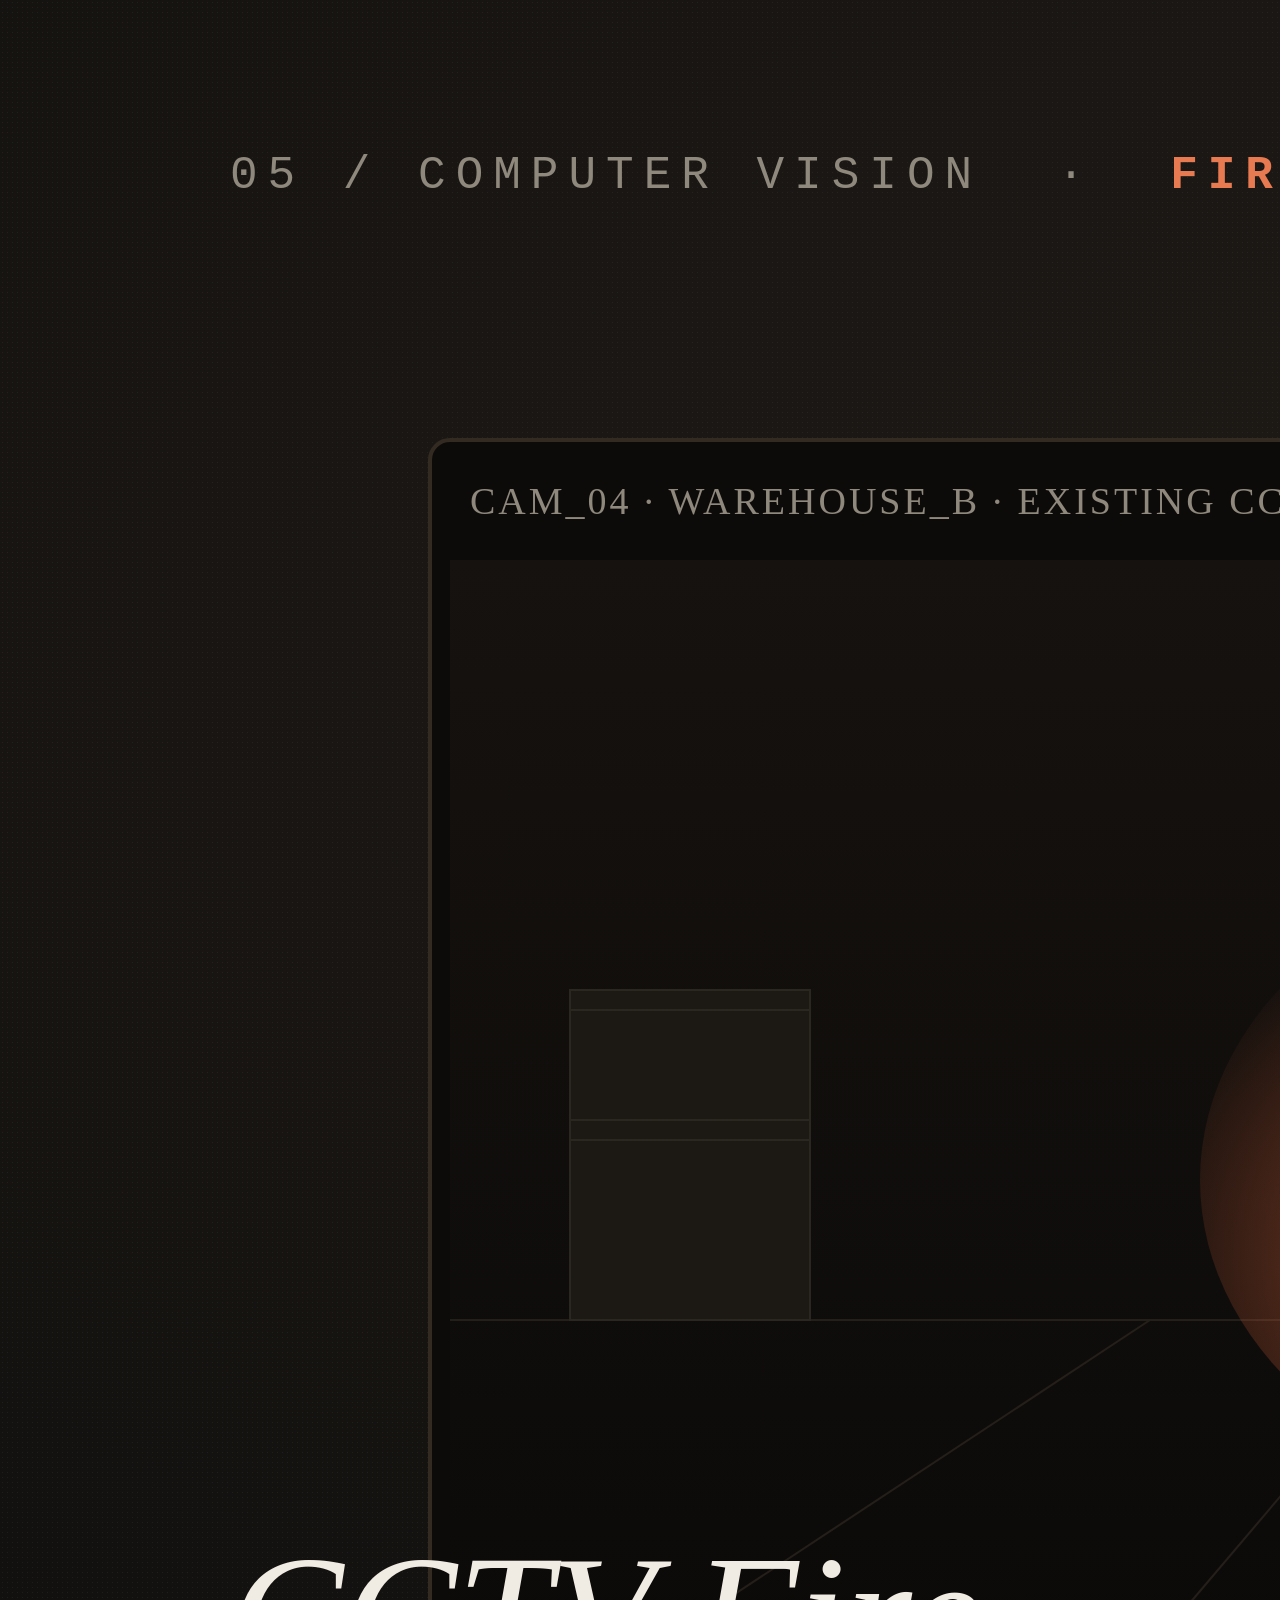
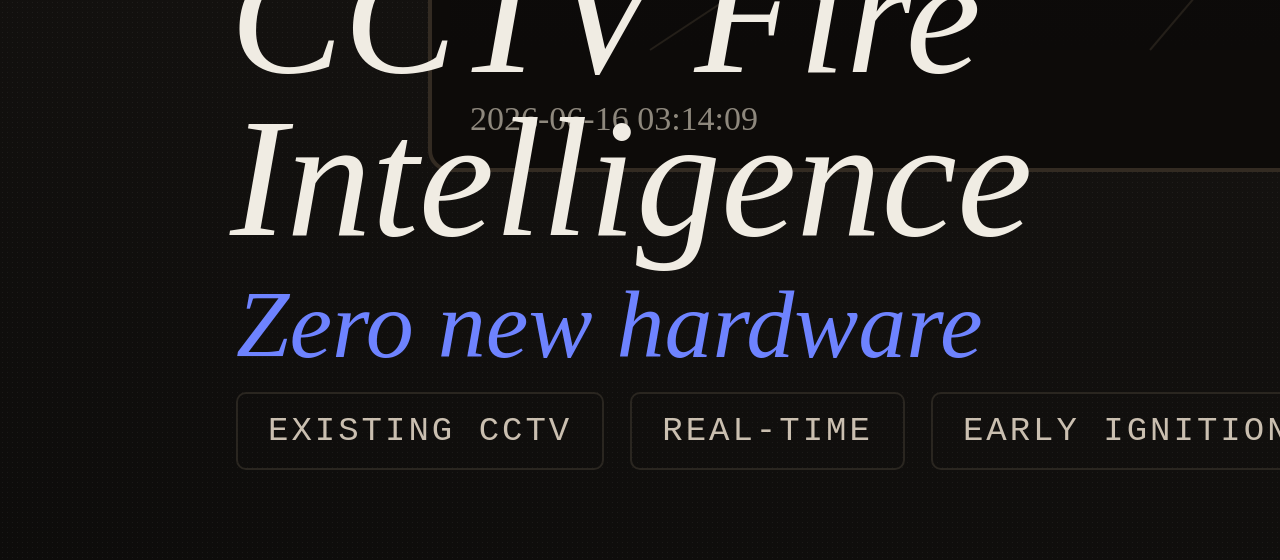
<file: assets/4k/src/05-cctv-fire.html>
<!doctype html><html><head><meta charset="utf8"><link rel="stylesheet" href="_base.css"></head>
<body><div class="stage"><div class="grain"></div>
<div class="kicker">05 / COMPUTER VISION &nbsp;·&nbsp; <b>FIREVISION AI</b></div>

<svg width="3840" height="2160" style="position:absolute;inset:0" font-family="Consolas">
 <defs>
  <radialGradient id="heat" cx="0.5" cy="0.62" r="0.6"><stop offset="0" stop-color="#E87A52" stop-opacity=".9"/><stop offset="0.6" stop-color="#D8623A" stop-opacity=".35"/><stop offset="1" stop-color="#D8623A" stop-opacity="0"/></radialGradient>
  <linearGradient id="floor" x1="0" y1="0" x2="0" y2="1"><stop offset="0" stop-color="#15120f"/><stop offset="1" stop-color="#0c0a09"/></linearGradient>
 </defs>

 <!-- CCTV monitor frame -->
 <g transform="translate(430,440)">
   <rect width="2360" height="1330" rx="20" fill="#0d0b09" stroke="#332b22" stroke-width="4"/>
   <!-- HUD top -->
   <text x="40" y="74" fill="#8E887D" font-size="38" letter-spacing="3">CAM_04 · WAREHOUSE_B · EXISTING CCTV FEED</text>
   <circle cx="2210" cy="58" r="16" fill="#E87A52"/><text x="2090" y="72" fill="#E87A52" font-size="38">REC</text>
   <text x="40" y="1280" fill="#6E883a" fill-opacity=".0"/>
   <text x="40" y="1290" fill="#8E887D" font-size="34">2026-06-16  03:14:09</text>
   <!-- scene: room interior -->
   <g transform="translate(20,120)">
     <rect width="2320" height="1090" fill="url(#floor)"/>
     <!-- perspective floor lines -->
     <g stroke="#241f19" stroke-width="2">
       <line x1="0" y1="760" x2="2320" y2="760"/>
       <line x1="700" y1="1090" x2="980" y2="760"/><line x1="1600" y1="1090" x2="1340" y2="760"/>
       <line x1="200" y1="1090" x2="700" y2="760"/><line x1="2120" y1="1090" x2="1620" y2="760"/>
     </g>
     <!-- shelves -->
     <g fill="#1c1814" stroke="#2A2620" stroke-width="2">
       <rect x="120" y="430" width="240" height="330"/><rect x="120" y="430" width="240" height="20"/><rect x="120" y="560" width="240" height="20"/>
       <rect x="1960" y="430" width="240" height="330"/><rect x="1960" y="430" width="240" height="20"/><rect x="1960" y="560" width="240" height="20"/>
     </g>
     <!-- fire + smoke -->
     <ellipse cx="1180" cy="620" rx="430" ry="330" fill="url(#heat)"/>
     <path d="M1180 320 C1280 480 1380 560 1340 720 C1320 800 1240 870 1180 870 C1120 870 1040 800 1020 720 C995 600 1100 560 1180 320 Z" fill="#E87A52"/>
     <path d="M1180 470 C1230 570 1260 620 1240 710 C1228 760 1205 800 1180 800 C1155 800 1132 760 1120 710 C1108 640 1150 600 1180 470 Z" fill="#1A1714"/>
     <!-- smoke -->
     <g fill="#3a342c" opacity=".55"><circle cx="1180" cy="240" r="80"/><circle cx="1100" cy="180" r="60"/><circle cx="1260" cy="200" r="66"/><circle cx="1180" cy="120" r="54"/></g>
     <!-- detection boxes -->
     <rect x="980" y="300" width="400" height="600" fill="none" stroke="#E87A52" stroke-width="5"/>
     <rect x="980" y="252" width="230" height="48" fill="#E87A52"/><text x="996" y="290" fill="#1A1714" font-size="34" font-weight="700">FIRE 0.98</text>
     <rect x="1010" y="80" width="360" height="230" fill="none" stroke="#6E83FF" stroke-width="4" stroke-dasharray="16 10"/>
     <rect x="1010" y="34" width="270" height="46" fill="#6E83FF"/><text x="1026" y="70" fill="#0C0B0A" font-size="32" font-weight="700">SMOKE 0.91</text>
   </g>
 </g>

 <!-- alert panel -->
 <g transform="translate(2900,440)" font-family="Consolas">
   <rect width="510" height="1330" rx="20" fill="#16130F" stroke="#332b22" stroke-width="3"/>
   <text x="40" y="80" fill="#8E887D" font-size="34" letter-spacing="4">RESPONSE</text>
   <g transform="translate(40,140)">
     <rect width="430" height="120" rx="14" fill="#2a1610" stroke="#E87A52" stroke-width="3"/>
     <text x="30" y="76" fill="#E87A52" font-size="48">🔥 IGNITION</text>
   </g>
   <g transform="translate(40,300)" fill="#cabfb0" font-size="38">
     <text y="40">✓ detected &lt; 2s</text>
     <text y="120">✓ SMS + siren sent</text>
     <text y="200">✓ zone CAM_04 locked</text>
     <text y="280">✓ no new hardware</text>
   </g>
   <g transform="translate(40,760)">
     <rect width="430" height="500" rx="14" fill="#0f0d0b" stroke="#241f19" stroke-width="2"/>
     <text x="28" y="70" fill="#8E887D" font-size="32">CONFIDENCE</text>
     <text x="28" y="200" fill="#E87A52" font-size="120" font-family="Georgia,serif">0.98</text>
     <rect x="28" y="250" width="374" height="18" rx="9" fill="#241f19"/><rect x="28" y="250" width="366" height="18" rx="9" fill="#E87A52"/>
     <text x="28" y="360" fill="#8E887D" font-size="32">MODEL</text>
     <text x="28" y="420" fill="#6E83FF" font-size="44">CNN · OpenCV</text>
   </g>
 </g>
</svg>

<div class="title" style="bottom:300px">CCTV Fire<br>Intelligence</div>
<div class="sub" style="bottom:180px">Zero new hardware</div>
<div class="tags"><div class="tag">EXISTING CCTV</div><div class="tag">REAL-TIME</div><div class="tag">EARLY IGNITION</div><div class="tag">AUTO-ALERT</div></div>
</div></body></html>
</file>
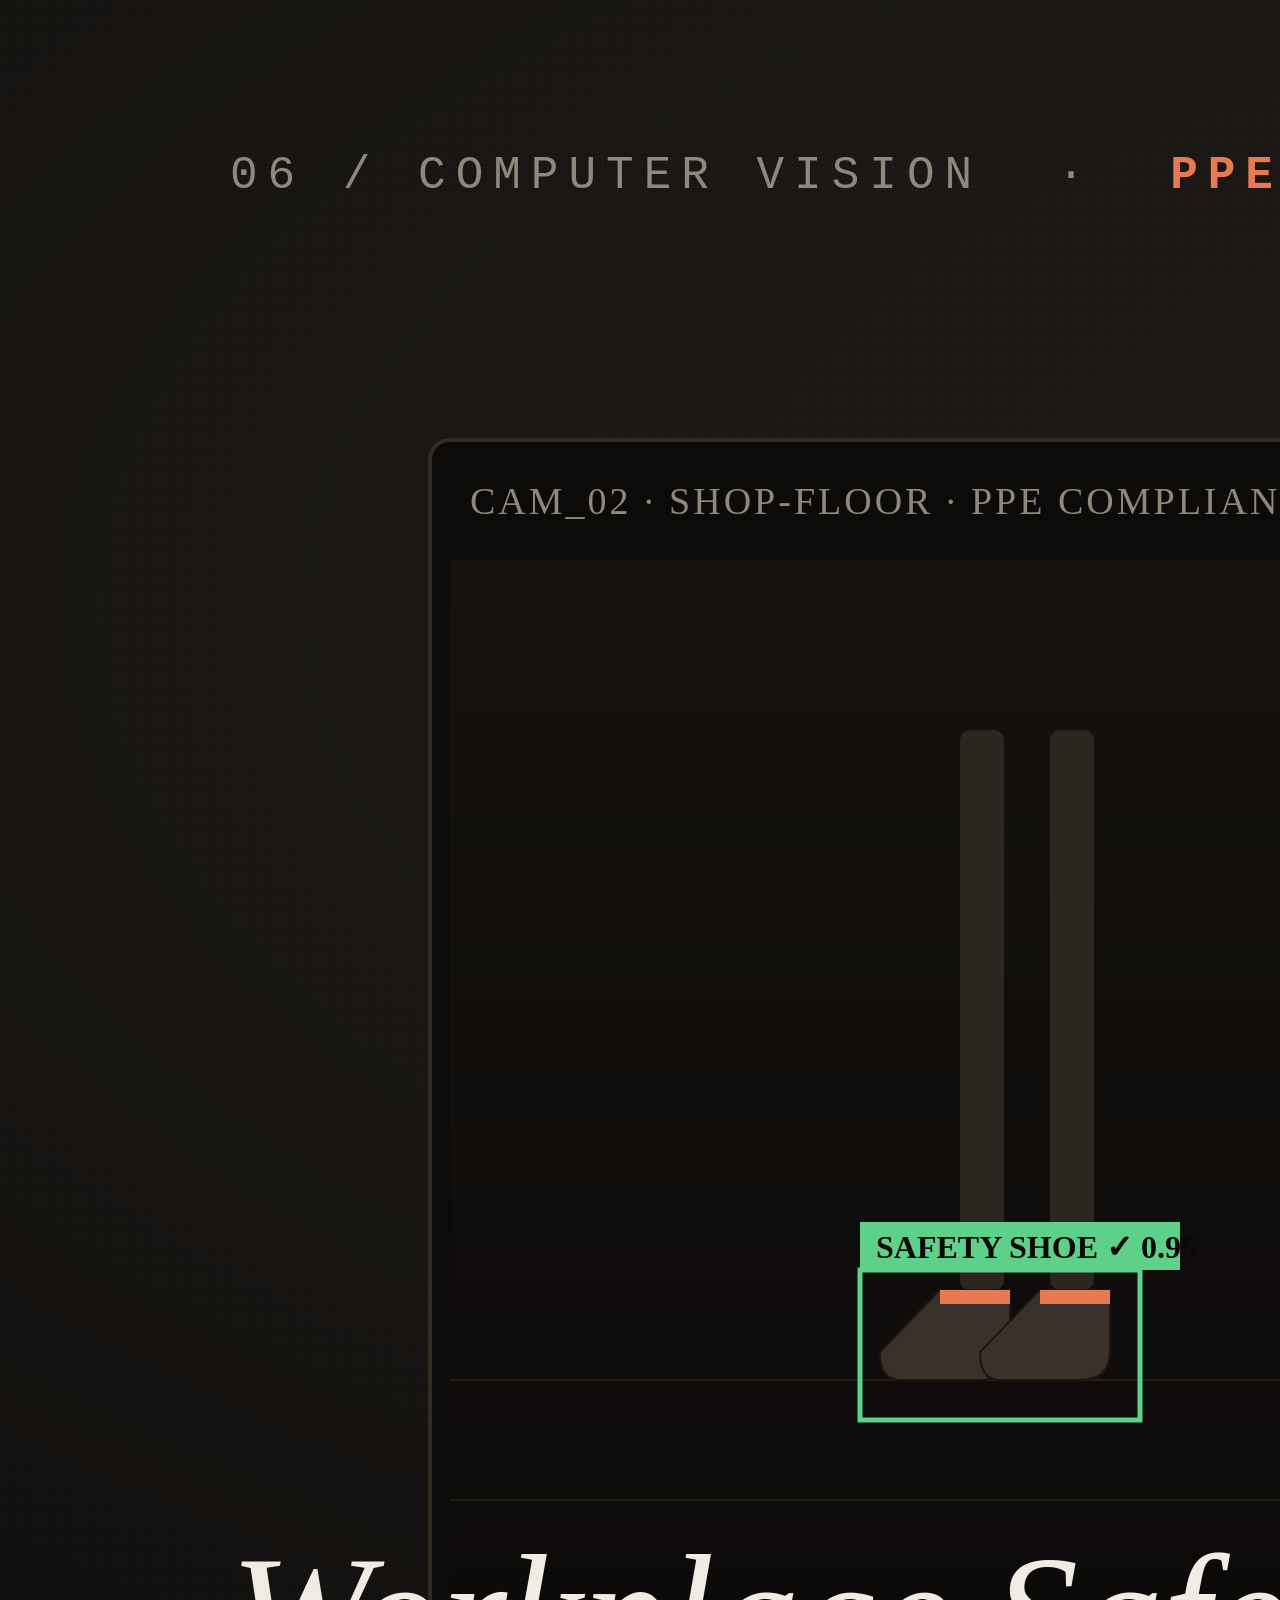
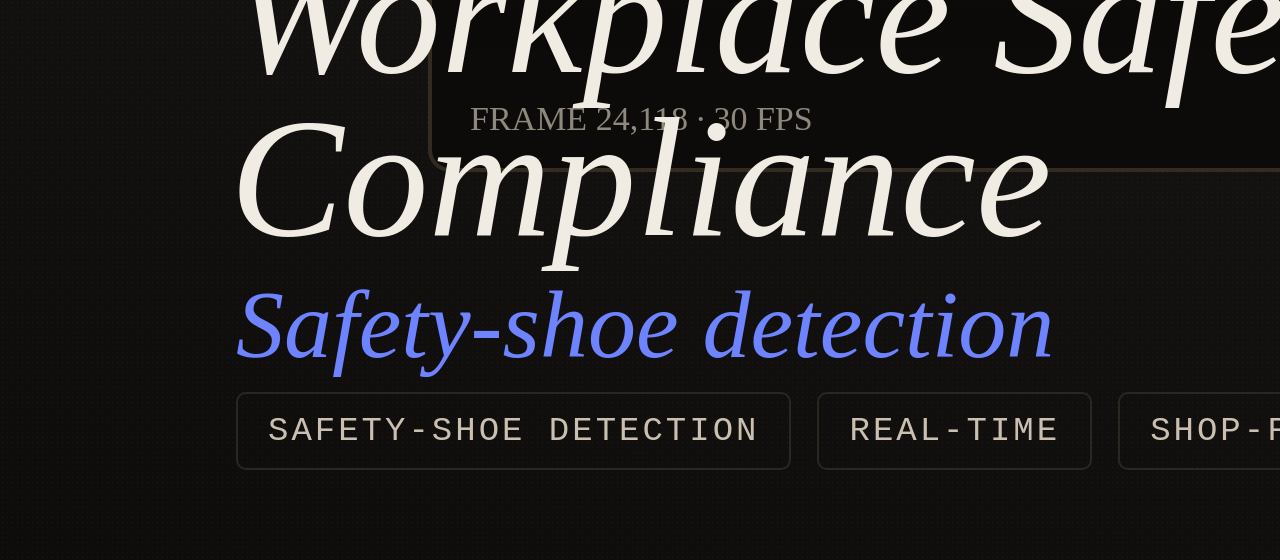
<file: assets/4k/src/06-safety-compliance.html>
<!doctype html><html><head><meta charset="utf8"><link rel="stylesheet" href="_base.css"></head>
<body><div class="stage"><div class="grain"></div>
<div class="kicker">06 / COMPUTER VISION &nbsp;·&nbsp; <b>PPEGUARD VISION</b></div>

<svg width="3840" height="2160" style="position:absolute;inset:0" font-family="Consolas">
 <defs><linearGradient id="floor2" x1="0" y1="0" x2="0" y2="1"><stop offset="0" stop-color="#15120f"/><stop offset="1" stop-color="#0c0a09"/></linearGradient></defs>

 <!-- shop-floor CCTV frame -->
 <g transform="translate(430,440)">
   <rect width="2360" height="1330" rx="20" fill="#0d0b09" stroke="#332b22" stroke-width="4"/>
   <text x="40" y="74" fill="#8E887D" font-size="38" letter-spacing="3">CAM_02 · SHOP-FLOOR · PPE COMPLIANCE</text>
   <circle cx="2210" cy="58" r="16" fill="#E87A52"/><text x="2090" y="72" fill="#E87A52" font-size="38">REC</text>
   <text x="40" y="1290" fill="#8E887D" font-size="34">FRAME 24,118 · 30 FPS</text>

   <g transform="translate(20,120)">
     <rect width="2320" height="1090" fill="url(#floor2)"/>
     <g stroke="#241f19" stroke-width="2"><line x1="0" y1="820" x2="2320" y2="820"/><line x1="0" y1="940" x2="2320" y2="940"/></g>

     <!-- worker A : compliant -->
     <g transform="translate(560,170)">
       <!-- legs -->
       <g fill="#2b2620"><rect x="-50" y="0" width="44" height="560" rx="10"/><rect x="40" y="0" width="44" height="560" rx="10"/></g>
       <!-- safety shoes -->
       <g fill="#3a322a" stroke="#1a1714" stroke-width="2"><path d="M-70 560 h70 v60 q0 30 -30 30 h-80 q-20 0 -20 -28 z"/><path d="M30 560 h70 v60 q0 30 -30 30 h-80 q-20 0 -20 -28 z"/></g>
       <g fill="#E87A52"><rect x="-70" y="560" width="70" height="14"/><rect x="30" y="560" width="70" height="14"/></g>
       <!-- detect box GREEN -->
       <rect x="-150" y="540" width="280" height="150" fill="none" stroke="#5fd08a" stroke-width="5"/>
       <rect x="-150" y="492" width="320" height="48" fill="#5fd08a"/><text x="-134" y="528" fill="#0c0a09" font-size="32" font-weight="700">SAFETY SHOE ✓ 0.96</text>
     </g>

     <!-- worker B : violation (sneaker) -->
     <g transform="translate(1500,210)">
       <g fill="#2b2620"><rect x="-50" y="0" width="42" height="520" rx="10"/><rect x="38" y="0" width="42" height="520" rx="10"/></g>
       <!-- plain sneaker -->
       <g fill="#4a4036" stroke="#1a1714" stroke-width="2"><path d="M-68 520 h66 v54 q0 26 -28 26 h-74 q-18 0 -18 -26 z"/><path d="M28 520 h66 v54 q0 26 -28 26 h-74 q-18 0 -18 -26 z"/></g>
       <!-- detect box RED -->
       <rect x="-150" y="500" width="270" height="150" fill="none" stroke="#E8523a" stroke-width="5"/>
       <rect x="-150" y="452" width="300" height="48" fill="#E8523a"/><text x="-134" y="488" fill="#0c0a09" font-size="32" font-weight="700">VIOLATION ✕ 0.93</text>
     </g>
   </g>
 </g>

 <!-- compliance panel -->
 <g transform="translate(2900,440)" font-family="Consolas">
   <rect width="510" height="1330" rx="20" fill="#16130F" stroke="#332b22" stroke-width="3"/>
   <text x="40" y="80" fill="#8E887D" font-size="34" letter-spacing="4">COMPLIANCE</text>
   <g transform="translate(40,140)">
     <rect width="430" height="300" rx="14" fill="#0f0d0b" stroke="#241f19" stroke-width="2"/>
     <text x="28" y="70" fill="#8E887D" font-size="32">SHOE COMPLIANCE</text>
     <text x="28" y="210" fill="#5fd08a" font-size="130" font-family="Georgia,serif">87%</text>
     <rect x="28" y="250" width="374" height="18" rx="9" fill="#241f19"/><rect x="28" y="250" width="326" height="18" rx="9" fill="#5fd08a"/>
   </g>
   <g transform="translate(40,480)" font-size="40">
     <rect width="430" height="120" rx="12" fill="#15281b" stroke="#5fd08a" stroke-width="2"/>
     <text x="28" y="76" fill="#5fd08a">✓ 13 compliant</text>
   </g>
   <g transform="translate(40,620)" font-size="40">
     <rect width="430" height="120" rx="12" fill="#281512" stroke="#E8523a" stroke-width="2"/>
     <text x="28" y="76" fill="#E8523a">✕ 2 violations</text>
   </g>
   <g transform="translate(40,800)" fill="#cabfb0" font-size="36">
     <text y="50">model · YOLO detector</text>
     <text y="120">real-time flagging</text>
     <text y="190">auto-logged to dash</text>
   </g>
 </g>
</svg>

<div class="title" style="bottom:300px">Workplace Safety<br>Compliance</div>
<div class="sub" style="bottom:180px">Safety-shoe detection</div>
<div class="tags"><div class="tag">SAFETY-SHOE DETECTION</div><div class="tag">REAL-TIME</div><div class="tag">SHOP-FLOOR</div><div class="tag">VIOLATION FLAGGING</div></div>
</div></body></html>
</file>
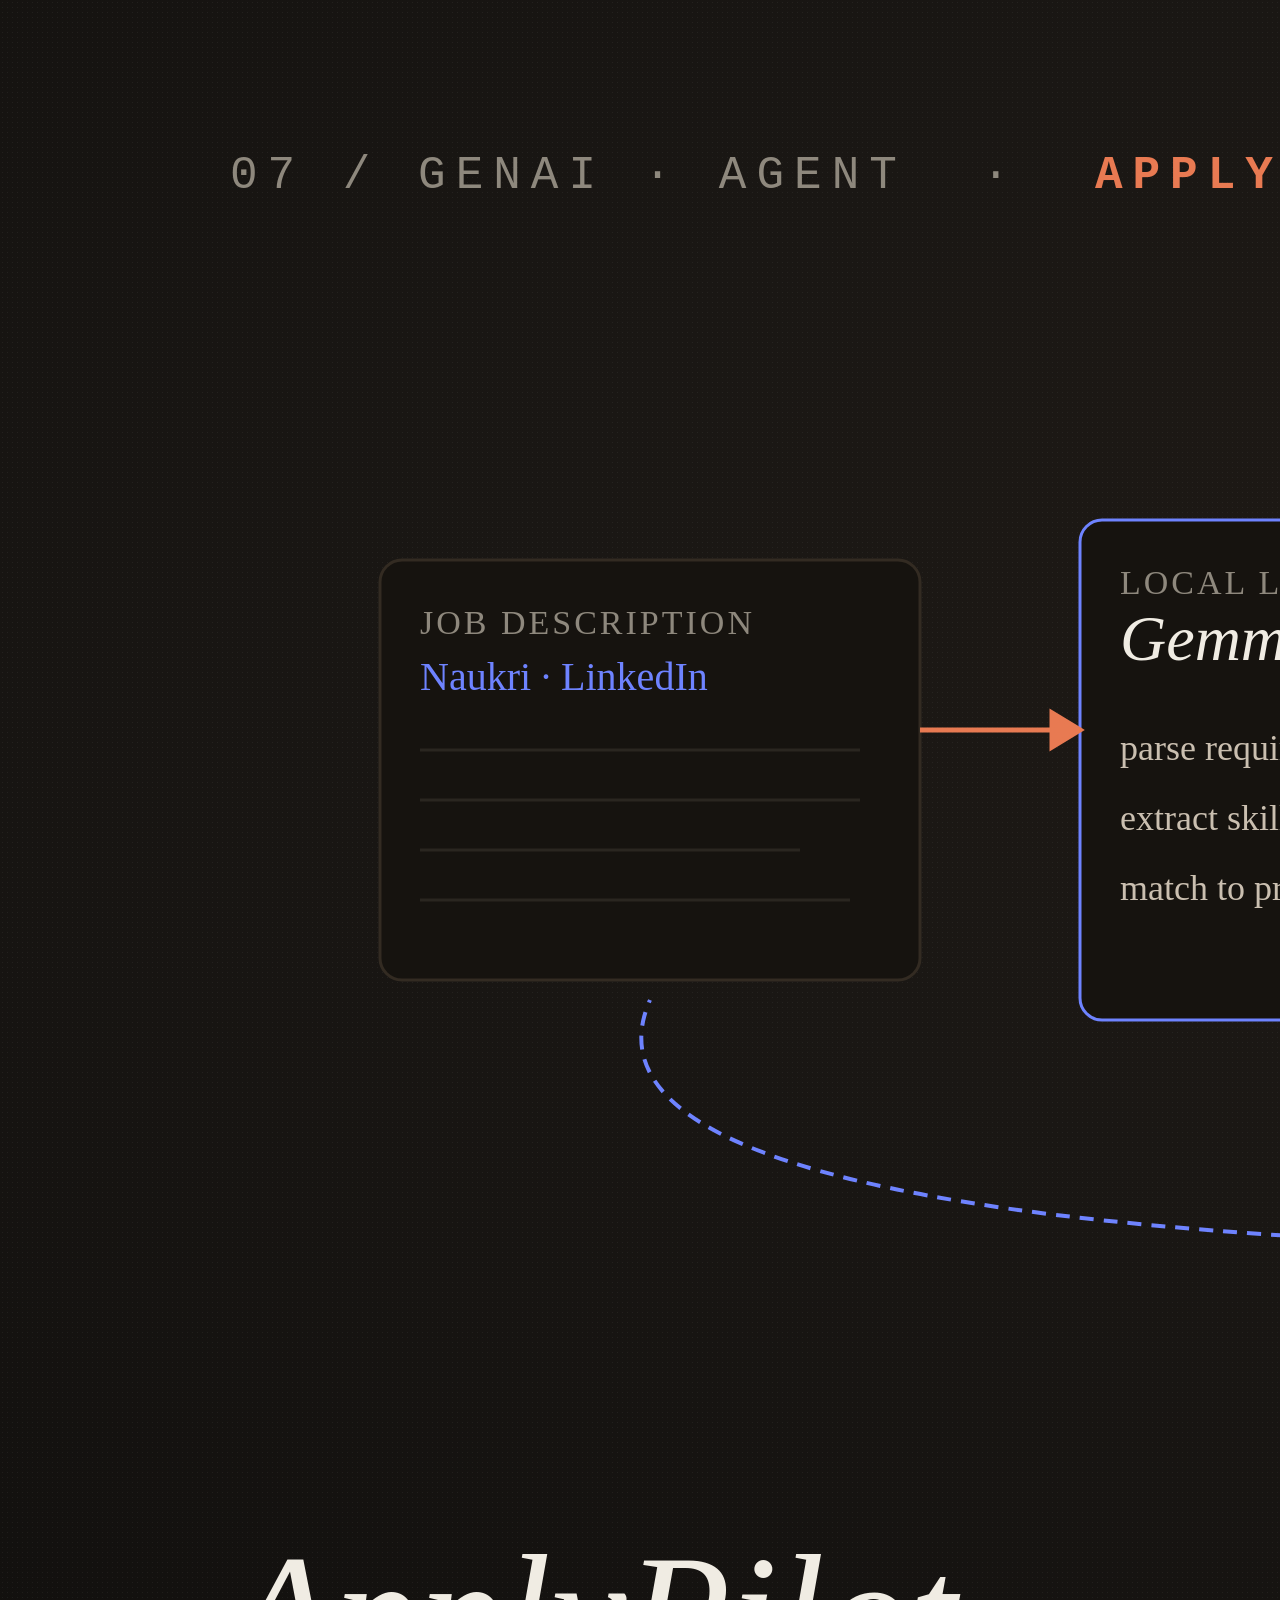
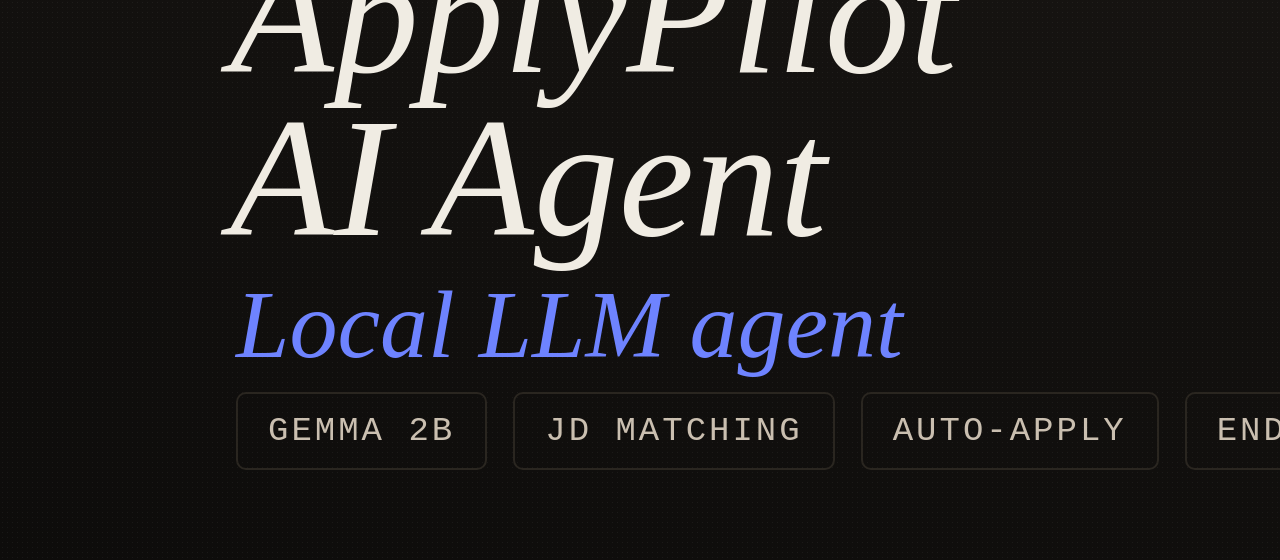
<file: assets/4k/src/07-applypilot-agent.html>
<!doctype html><html><head><meta charset="utf8"><link rel="stylesheet" href="_base.css"></head>
<body><div class="stage"><div class="grain"></div>
<div class="kicker">07 / GENAI · AGENT &nbsp;·&nbsp; <b>APPLYPILOT AI</b></div>

<svg width="3840" height="2160" style="position:absolute;inset:0" font-family="Consolas">
 <defs><linearGradient id="score" x1="0" y1="0" x2="1" y2="0"><stop offset="0" stop-color="#E87A52"/><stop offset="1" stop-color="#5fd08a"/></linearGradient></defs>

 <!-- agent workflow graph -->
 <!-- node 1 : JD -->
 <g transform="translate(380,560)">
   <rect width="540" height="420" rx="22" fill="#16130F" stroke="#332b22" stroke-width="3"/>
   <text x="40" y="74" fill="#8E887D" font-size="34" letter-spacing="3">JOB DESCRIPTION</text>
   <text x="40" y="130" fill="#6E83FF" font-size="40">Naukri · LinkedIn</text>
   <g stroke="#2A2620" stroke-width="3"><line x1="40" y1="190" x2="480" y2="190"/><line x1="40" y1="240" x2="480" y2="240"/><line x1="40" y1="290" x2="420" y2="290"/><line x1="40" y1="340" x2="470" y2="340"/></g>
 </g>
 <!-- node 2 : Gemma 2B local -->
 <g transform="translate(1080,520)">
   <rect width="560" height="500" rx="22" fill="#16130F" stroke="#6E83FF" stroke-width="3"/>
   <text x="40" y="74" fill="#8E887D" font-size="34" letter-spacing="3">LOCAL LLM</text>
   <text x="40" y="140" fill="#F0ECE3" font-size="64" font-family="Georgia,serif" font-style="italic">Gemma 2B</text>
   <g transform="translate(40,200)" fill="#cabfb0" font-size="36">
     <text y="40">parse requirements</text><text y="110">extract skills</text><text y="180">match to profile</text>
   </g>
   <g transform="translate(420,360)"><rect width="100" height="46" rx="8" fill="#241f19" stroke="#6E83FF" stroke-width="2"/><text x="14" y="34" fill="#6E83FF" font-size="28">LOCAL</text></g>
 </g>
 <!-- node 3 : relevance score -->
 <g transform="translate(1800,560)">
   <rect width="540" height="420" rx="22" fill="#16130F" stroke="#332b22" stroke-width="3"/>
   <text x="40" y="74" fill="#8E887D" font-size="34" letter-spacing="3">RELEVANCE SCORE</text>
   <text x="40" y="220" fill="#5fd08a" font-size="150" font-family="Georgia,serif">92</text>
   <text x="300" y="220" fill="#8E887D" font-size="60" font-family="Georgia,serif">/100</text>
   <rect x="40" y="280" width="460" height="22" rx="11" fill="#241f19"/><rect x="40" y="280" width="423" height="22" rx="11" fill="url(#score)"/>
   <text x="40" y="360" fill="#cabfb0" font-size="34">✓ above apply threshold</text>
 </g>
 <!-- node 4 : tailor -->
 <g transform="translate(2500,520)">
   <rect width="560" height="500" rx="22" fill="#16130F" stroke="#332b22" stroke-width="3"/>
   <text x="40" y="74" fill="#8E887D" font-size="34" letter-spacing="3">TAILOR RESPONSE</text>
   <text x="40" y="130" fill="#6E83FF" font-size="40">resume + answers</text>
   <g stroke="#E87A52" stroke-width="3"><line x1="40" y1="190" x2="470" y2="190"/></g>
   <g stroke="#2A2620" stroke-width="3"><line x1="40" y1="250" x2="480" y2="250"/><line x1="40" y1="300" x2="430" y2="300"/><line x1="40" y1="350" x2="470" y2="350"/><line x1="40" y1="400" x2="400" y2="400"/></g>
 </g>
 <!-- node 5 : auto-apply browser -->
 <g transform="translate(3180,560)">
   <rect width="280" height="420" rx="22" fill="#0f0d0b" stroke="#5fd08a" stroke-width="3"/>
   <text x="36" y="70" fill="#8E887D" font-size="30" letter-spacing="2">AUTO-APPLY</text>
   <rect x="36" y="120" width="208" height="90" rx="12" fill="#5fd08a"/>
   <text x="62" y="178" fill="#0c0a09" font-size="44" font-weight="700">APPLY</text>
   <!-- cursor -->
   <g transform="translate(190,210)" fill="#F0ECE3" stroke="#1a1714" stroke-width="2"><path d="M0 0 L0 46 L12 34 L22 56 L32 50 L22 30 L40 30 Z"/></g>
   <text x="36" y="320" fill="#5fd08a" font-size="40">✓ submitted</text>
   <text x="36" y="380" fill="#8E887D" font-size="32">end-to-end</text>
 </g>

 <!-- connecting arrows -->
 <g stroke="#E87A52" stroke-width="5" fill="#E87A52">
  <line x1="920" y1="730" x2="1075" y2="730"/><path d="M1080 730 l-28 -17 v34 z"/>
  <line x1="1640" y1="730" x2="1795" y2="730"/><path d="M1800 730 l-28 -17 v34 z"/>
  <line x1="2340" y1="730" x2="2495" y2="730"/><path d="M2500 730 l-28 -17 v34 z"/>
  <line x1="3060" y1="730" x2="3175" y2="730"/><path d="M3180 730 l-28 -17 v34 z"/>
 </g>
 <!-- loop back arrow (autonomous) -->
 <g stroke="#6E83FF" stroke-width="4" fill="none" stroke-dasharray="14 10">
   <path d="M3320 990 q0 260 -1500 260 q-1280 0 -1170 -250"/>
 </g>
 <text x="1700" y="1300" fill="#6E83FF" font-size="38" text-anchor="middle">autonomous loop · next job</text>
</svg>

<div class="title" style="bottom:300px">ApplyPilot<br>AI Agent</div>
<div class="sub" style="bottom:180px">Local LLM agent</div>
<div class="tags"><div class="tag">GEMMA 2B</div><div class="tag">JD MATCHING</div><div class="tag">AUTO-APPLY</div><div class="tag">END-TO-END</div></div>
</div></body></html>
</file>
<file: css/style.css>
:root{
  --canvas:#EFEBE2; --ink:#13110D; --ink-soft:#615A4F;
  --accent:#1B3FE0; --clay:#D8623A; --line:#D6CFC1; --band:#13110D; --band-fg:#EFEBE2;
  --serif:"Fraunces",Georgia,serif; --grotesk:"Space Grotesk",system-ui,sans-serif; --mono:"JetBrains Mono",monospace;
  --ease:cubic-bezier(.16,1,.3,1); --gutter:clamp(24px,4.5vw,56px);
  --maxw:1400px; --pad:max(var(--gutter),calc((100vw - var(--maxw)) / 2));
}
[data-theme="dark"]{--canvas:#0C0B0A; --ink:#F0ECE3; --ink-soft:#8E887D; --accent:#6E83FF; --clay:#E87A52; --line:#262320; --band:#1A1714; --band-fg:#F0ECE3;}
*{margin:0;padding:0;box-sizing:border-box}
html{background:var(--canvas)}
html,body{overflow-x:clip;max-width:100%}
h1,h2,h3,h4,h5,p,.big-h,.hero h1,.cname{overflow-wrap:break-word}
body{background:transparent;color:var(--ink);font-family:var(--grotesk);font-size:clamp(1rem,1vw,1.125rem);line-height:1.6;
  -webkit-font-smoothing:antialiased;transition:background .6s var(--ease),color .6s var(--ease)}
::selection{background:var(--accent);color:#fff}
a{color:inherit;text-decoration:none}
.grain{position:fixed;inset:0;width:100%;height:100%;z-index:9999;pointer-events:none;opacity:.04;mix-blend-mode:multiply}
[data-theme="dark"] .grain{mix-blend-mode:screen;opacity:.06}

/* PRELOADER */
#loader{position:fixed;inset:0;z-index:9998;background:var(--band);color:var(--band-fg);
  display:grid;place-items:center;transition:clip-path 1.1s var(--ease)}
#loader.done{clip-path:inset(0 0 100% 0)}
#loader .lwrap{display:flex;flex-direction:column;align-items:center;gap:20px}
#loader canvas{width:200px;height:200px}
#loader .lname{font-family:var(--serif);font-weight:300;font-size:clamp(1.5rem,4vw,2.3rem);letter-spacing:-.01em;color:var(--band-fg)}
#loader .lname em{font-style:italic;color:var(--clay)}
#loader .lbar{width:150px;height:2px;background:rgba(255,255,255,.18);border-radius:2px;overflow:hidden}
#loader .lbar i{display:block;height:100%;width:0;background:var(--clay);animation:load 2s var(--ease) forwards}
@keyframes load{to{width:100%}}

.cursor{position:fixed;top:0;left:0;width:9px;height:9px;border-radius:50%;background:var(--accent);
  z-index:9997;pointer-events:none;transform:translate(-50%,-50%);transition:width .3s,height .3s;mix-blend-mode:difference}
.cursor.grow{width:60px;height:60px;background:var(--clay)}
@media(pointer:coarse){.cursor{display:none}}
/* cursor-following glow spotlight */
.spot{position:fixed;left:0;top:0;width:520px;height:520px;border-radius:50%;pointer-events:none;z-index:860;
  transform:translate(-50%,-50%);filter:blur(34px);opacity:0;transition:opacity .6s var(--ease);
  background:radial-gradient(circle,rgba(216,98,58,.26),rgba(27,63,224,.12) 42%,transparent 70%);mix-blend-mode:multiply}
[data-theme="dark"] .spot{mix-blend-mode:screen;background:radial-gradient(circle,rgba(232,122,82,.3),rgba(110,131,255,.16) 42%,transparent 70%)}
@media(pointer:coarse){.spot{display:none}}

/* scroll progress */
.progress{position:fixed;top:0;left:0;height:2px;width:0;background:var(--clay);z-index:905;will-change:width}
/* portrait tilt smoothing */
.aboutimg img,.contact-portrait img{transition:transform .35s var(--ease),filter .6s var(--ease)}

/* skip link (a11y) */
.skip{position:fixed;top:-60px;left:12px;z-index:1000;background:var(--band);color:var(--band-fg);
  padding:10px 16px;border-radius:8px;font-family:var(--mono);font-size:.8rem;transition:top .3s}
.skip:focus{top:12px}
:focus-visible{outline:2px solid var(--accent);outline-offset:3px;border-radius:3px}

/* NAV — scroll-aware, readable */
nav{position:fixed;top:0;left:0;right:0;z-index:900;display:flex;align-items:center;justify-content:space-between;
  padding:18px var(--pad);color:#fff;transition:background .45s var(--ease),color .45s var(--ease),padding .45s var(--ease),box-shadow .45s}
nav .brand{font-family:var(--serif);font-size:1.4rem;text-shadow:0 1px 14px rgba(0,0,0,.4)}
nav .links{display:flex;gap:26px;font-family:var(--mono);font-size:.72rem;text-transform:uppercase;letter-spacing:.1em;align-items:center}
nav .links a{position:relative;text-shadow:0 1px 14px rgba(0,0,0,.4)}
nav .links a::after{content:"";position:absolute;left:0;bottom:-3px;width:0;height:1px;background:currentColor;transition:width .4s var(--ease)}
nav .links a:hover::after,nav .links a:focus-visible::after{width:100%}
.nav-resume{display:inline-flex;align-items:center;gap:6px;border:1px solid currentColor;border-radius:30px;
  padding:7px 15px!important;transition:background .3s,color .3s}
.nav-resume::after{display:none}
.nav-resume:hover{background:var(--accent);border-color:var(--accent);color:#fff}
.theme-btn{background:none;border:1px solid currentColor;color:inherit;border-radius:30px;padding:6px 13px;font-family:var(--mono);font-size:.68rem;cursor:pointer;text-transform:uppercase}
nav.scrolled{background:color-mix(in srgb,var(--canvas) 86%,transparent);backdrop-filter:blur(14px);
  color:var(--ink);padding-top:13px;padding-bottom:13px;box-shadow:0 1px 0 var(--line)}
nav.scrolled .brand,nav.scrolled .links a{text-shadow:none}
.nav-toggle{display:none;flex-direction:column;justify-content:center;gap:5px;width:44px;height:44px;
  background:none;border:none;cursor:pointer;z-index:960}
.nav-toggle span{display:block;width:24px;height:2px;background:currentColor;transition:transform .4s var(--ease),opacity .3s;margin-left:auto}
nav.menu-open .nav-toggle span:nth-child(1){transform:translateY(7px) rotate(45deg)}
nav.menu-open .nav-toggle span:nth-child(2){opacity:0}
nav.menu-open .nav-toggle span:nth-child(3){transform:translateY(-7px) rotate(-45deg)}
@media(max-width:920px){
  .nav-toggle{display:flex}
  nav.menu-open{color:var(--band-fg)}
  .nav .links,nav .links{position:fixed;inset:0 0 0 auto;width:min(80vw,330px);height:100dvh;background:var(--band);
    color:var(--band-fg);flex-direction:column;justify-content:center;align-items:flex-start;gap:28px;
    padding:0 40px;font-size:1rem;transform:translateX(100%);transition:transform .5s var(--ease);box-shadow:-30px 0 80px rgba(0,0,0,.4)}
  nav .links.open{transform:none}
  nav .links a,nav .links button{text-shadow:none!important}
}

section{padding:0 var(--pad);position:relative}
.label{font-family:var(--mono);font-size:.72rem;text-transform:uppercase;letter-spacing:.14em;color:var(--ink-soft);display:flex;align-items:center;gap:12px}
.label::before{content:"";width:26px;height:1px;background:var(--clay)}
.js .reveal{opacity:0;transform:translateY(34px);filter:blur(8px);transition:opacity 1.1s var(--ease),transform 1.1s var(--ease),filter 1.1s var(--ease)}
.reveal.in{opacity:1;transform:none;filter:blur(0)}
.lineMask{display:block;overflow:hidden;padding:.02em 0}
.js .lineMask>span{transform:translateY(110%)}
.lineMask>span{display:block;transition:transform 1.2s var(--ease)}
.lineMask.in>span{transform:none}

/* HERO — full-bleed cinematic */
.hero{position:relative;min-height:90svh;display:flex;align-items:flex-end;overflow:hidden;padding-inline:0}
.hero-bg{position:absolute;inset:0;z-index:0}
.hero-bg img{width:100%;height:100%;object-fit:cover;object-position:60% 70%}
.hero-bg::after{content:"";position:absolute;inset:0;z-index:1;background:
  linear-gradient(180deg,rgba(8,7,5,.32) 0%,rgba(8,7,5,0) 26%,rgba(8,7,5,.06) 60%,rgba(8,7,5,.55) 100%),
  linear-gradient(100deg,rgba(8,7,5,.4) 0%,rgba(8,7,5,0) 44%,transparent 64%)}
.hero-inner{position:relative;z-index:2;width:100%;color:#fff;
  padding:clamp(96px,14vh,150px) var(--pad) clamp(44px,8vh,92px)}
.hero .status{display:inline-flex;align-items:center;gap:9px;font-family:var(--mono);font-size:.72rem;
  text-transform:uppercase;letter-spacing:.1em;color:#fff;background:rgba(255,255,255,.1);padding:8px 14px;
  border:1px solid rgba(255,255,255,.32);border-radius:30px;backdrop-filter:blur(6px);margin-bottom:26px}
.hero .dot{width:8px;height:8px;border-radius:50%;background:#5dde8e;box-shadow:0 0 0 0 rgba(93,222,142,.5);animation:pulse 2s infinite}
@keyframes pulse{70%{box-shadow:0 0 0 11px rgba(93,222,142,0)}100%{box-shadow:0 0 0 0 rgba(93,222,142,0)}}
.hero h1{font-family:var(--serif);font-weight:300;font-size:clamp(2.5rem,7.5vw,6.5rem);line-height:.9;
  letter-spacing:-.03em;text-shadow:0 2px 24px rgba(0,0,0,.5),0 1px 4px rgba(0,0,0,.45)}
.hero h1 em{font-style:italic}
.hero .htags{margin-top:30px;display:flex;flex-direction:column;gap:13px;font-family:var(--serif);
  font-style:italic;font-weight:300;font-size:clamp(1rem,2vw,1.55rem);color:rgba(255,255,255,.94);
  text-shadow:0 2px 14px rgba(0,0,0,.55),0 1px 3px rgba(0,0,0,.5);max-width:42ch}
.hero .htags b{font-style:normal;font-weight:400;color:#fff}
.hero-cta{margin-top:34px;display:flex;gap:14px;flex-wrap:wrap;align-items:center}
.btn{display:inline-flex;align-items:center;gap:9px;font-family:var(--mono);font-size:.78rem;text-transform:uppercase;
  letter-spacing:.06em;padding:14px 24px;border-radius:40px;min-height:48px;transition:transform .3s var(--ease),background .3s,color .3s,border-color .3s;cursor:pointer}
.btn-primary{background:var(--accent);color:#fff;border:1px solid var(--accent)}
.btn-primary:hover{transform:translateY(-3px);background:#fff;color:var(--accent)}
.btn-ghost{background:rgba(255,255,255,.08);color:#fff;border:1px solid rgba(255,255,255,.45);backdrop-filter:blur(6px)}
.btn-ghost:hover{transform:translateY(-3px);background:#fff;color:var(--ink);border-color:#fff}
.hero .scrollcue{font-family:var(--mono);font-size:.7rem;text-transform:uppercase;letter-spacing:.12em;
  color:rgba(255,255,255,.85);display:flex;align-items:center;gap:12px;margin-top:34px}
.hero .scrollcue::after{content:"";width:46px;height:1px;background:rgba(255,255,255,.7);animation:cue 1.8s infinite}
@keyframes cue{0%,100%{transform:scaleX(.3);opacity:.4;transform-origin:left}50%{transform:scaleX(1);opacity:1;transform-origin:left}}
@media(max-width:860px){.hero-bg img{object-position:68% 55%}.hero h1{font-size:clamp(2.6rem,13vw,5rem)}}

/* MARQUEE */
.strip{background:var(--band);color:var(--band-fg);overflow:hidden;white-space:nowrap;padding:0;position:relative;z-index:3}
.strip .track{display:inline-flex;padding:22px 0;animation:scroll 30s linear infinite;font-family:var(--serif);
  font-size:clamp(1.5rem,3.4vw,2.8rem);font-weight:300;font-style:italic;align-items:center}
.strip .track span{display:inline-flex;gap:48px;padding-right:48px}
.strip .track b{color:var(--clay);font-style:normal}
@keyframes scroll{to{transform:translateX(-50%)}}

/* STATS */
.stats{display:grid;grid-template-columns:repeat(4,1fr);gap:30px;padding:clamp(70px,9vw,120px) 0;border-bottom:1px solid var(--line)}
.stats .s{position:relative}
.stats .s .n{font-family:var(--serif);font-size:clamp(2.8rem,7vw,6rem);font-weight:300;line-height:.9;letter-spacing:-.03em}
.stats .s .n em{color:var(--clay);font-style:normal}
.stats .s .t{font-family:var(--mono);font-size:.72rem;text-transform:uppercase;letter-spacing:.06em;color:var(--ink-soft);margin-top:14px;max-width:18ch}
@media(max-width:760px){.stats{grid-template-columns:1fr 1fr;gap:46px 24px}}

/* ABOUT — 35/65 desktop · 40/60 laptop · stack tablet/mobile */
.about{padding-block:clamp(60px,8vw,120px);display:grid;grid-template-columns:35fr 65fr;gap:clamp(30px,4vw,60px);align-items:start}
.about .sticky{position:sticky;top:120px}
.about .big{font-family:var(--serif);font-weight:300;font-size:clamp(1.6rem,3vw,2.6rem);line-height:1.2;letter-spacing:-.015em}
.about .big b{color:var(--accent);font-weight:400}
.about .big em{font-style:italic;color:var(--clay)}
.about .col p{color:var(--ink-soft);margin-top:20px;font-size:clamp(1rem,1.1vw,1.08rem)}
.about .col p:first-child{color:var(--ink)}
.aboutimg{margin-top:26px;border-radius:10px;overflow:hidden;border:1px solid var(--line);max-width:380px}
.aboutimg img{width:100%;height:auto;display:block;filter:saturate(1.03) contrast(1.02)}
@media(max-width:1439px){.about{grid-template-columns:40fr 60fr}}
@media(max-width:1023px){.about{grid-template-columns:1fr;gap:clamp(28px,4vw,40px)}.about .sticky{position:static}
  .aboutimg{max-width:300px;margin-left:auto;margin-right:auto}}
.edu{margin-top:32px;border-top:1px solid var(--line);padding-top:24px}
.edu h4{font-family:var(--mono);font-size:.72rem;text-transform:uppercase;letter-spacing:.1em;color:var(--clay);margin-bottom:14px}
.edu ul{list-style:none}
.edu li{padding:13px 0;border-bottom:1px solid var(--line);display:flex;flex-direction:column;gap:4px}
.edu li:last-child{border-bottom:none;padding-bottom:0}
.edu .deg{font-family:var(--serif);font-size:1.08rem;color:var(--ink);line-height:1.25}
.edu .deg i{font-style:italic;color:var(--ink-soft);font-size:.9em}
.edu .meta{font-family:var(--mono);font-size:.74rem;color:var(--ink-soft);letter-spacing:.02em}
/* EXPERIENCE */
.exp{padding-block:clamp(60px,8vw,110px)}
.exp-list{border-top:1px solid var(--ink)}
.exp-item{display:grid;grid-template-columns:minmax(140px,190px) 1fr;gap:clamp(20px,4vw,56px);padding:clamp(26px,3vw,40px) 0;border-bottom:1px solid var(--line);transition:padding-left .4s var(--ease)}
.exp-item:hover{padding-left:14px}
.exp-when{font-family:var(--mono);font-size:.78rem;letter-spacing:.04em;color:var(--clay);padding-top:6px}
.exp-body h3{font-family:var(--serif);font-weight:400;font-size:clamp(1.4rem,2.6vw,2rem);line-height:1.1;margin-bottom:6px}
.exp-badge{font-family:var(--mono);font-size:.6rem;text-transform:uppercase;letter-spacing:.1em;vertical-align:middle;border:1px solid var(--line);border-radius:30px;padding:3px 8px;color:var(--ink-soft);margin-left:8px}
.exp-co{font-family:var(--mono);font-size:.8rem;text-transform:uppercase;letter-spacing:.06em;color:var(--ink-soft);margin-bottom:12px}
.exp-body p{color:var(--ink-soft);max-width:60ch;margin-bottom:14px}
.exp-tags{display:flex;flex-wrap:wrap;gap:8px}
.exp-tags i{font-family:var(--mono);font-size:.66rem;font-style:normal;border:1px solid var(--line);padding:4px 9px;border-radius:30px}
@media(max-width:720px){.exp-item{grid-template-columns:1fr;gap:10px}}

/* CAPABILITIES */
.cap{padding-block:clamp(60px,8vw,110px) 40px}
h2.big-h{font-family:var(--serif);font-weight:300;font-size:clamp(2rem,4.5vw,4rem);line-height:.95;letter-spacing:-.025em;margin:24px 0 clamp(40px,5vw,60px)}
h2.big-h em{font-style:italic;color:var(--clay)}
.capgrid{border-top:1px solid var(--ink)}
.caprow{display:grid;grid-template-columns:.4fr 1.4fr 2fr;gap:24px;padding:36px 0;border-bottom:1px solid var(--line);align-items:center;transition:padding .55s var(--ease),background .4s;position:relative;overflow:hidden}
.caprow::before{content:"";position:absolute;inset:0;background:var(--band);transform:translateY(101%);transition:transform .55s var(--ease);z-index:0}
.caprow:hover::before{transform:translateY(0)}
.caprow:hover{padding-left:26px;color:var(--band-fg)}
.caprow:hover .cdesc,.caprow:hover .idx{color:color-mix(in srgb,var(--band-fg) 75%,transparent)}
.caprow:hover .tags i{border-color:color-mix(in srgb,var(--band-fg) 40%,transparent);color:var(--band-fg)}
.caprow>*{position:relative;z-index:1}
.caprow .idx{font-family:var(--mono);font-size:.78rem;color:var(--clay)}
.caprow .cname{font-family:var(--serif);font-size:clamp(1.5rem,3.4vw,2.6rem);font-weight:400;line-height:1}
.caprow .cdesc{color:var(--ink-soft);font-size:.95rem}
.caprow .tags{margin-top:12px;display:flex;flex-wrap:wrap;gap:8px}
.caprow .tags i{font-family:var(--mono);font-size:.66rem;font-style:normal;border:1px solid var(--line);padding:4px 9px;border-radius:30px;color:var(--ink);transition:.3s}
@media(max-width:860px){.caprow{grid-template-columns:1fr;gap:12px}.caprow .idx{position:absolute;top:36px;right:0}}

/* SKILLS */
.skills{padding-block:clamp(70px,9vw,120px) 50px}
.skillgrid{display:grid;grid-template-columns:repeat(auto-fit,minmax(min(100%,300px),1fr));gap:1px;background:var(--line);
  border:1px solid var(--line);border-radius:12px;overflow:hidden;margin-top:42px}
.skillcard{background:var(--canvas);padding:30px 28px}
.skillcard h4{font-family:var(--mono);font-size:.72rem;text-transform:uppercase;letter-spacing:.08em;color:var(--clay);margin-bottom:16px}
.skillcard .chips{display:flex;flex-wrap:wrap;gap:8px}
.skillcard .chips i{font-style:normal;font-size:.88rem;border:1px solid var(--line);padding:6px 12px;border-radius:30px;color:var(--ink);transition:border-color .3s,color .3s}
.skillcard .chips i:hover{border-color:var(--accent);color:var(--accent)}

/* WORK — responsive grid (3 / 2 / 1) */
.work{padding-block:clamp(60px,8vw,120px)}
.work .whead{display:flex;justify-content:space-between;align-items:flex-end;flex-wrap:wrap;gap:20px;margin-bottom:clamp(40px,5vw,56px)}
.hscroll{display:grid;grid-template-columns:repeat(auto-fit,minmax(min(100%,300px),1fr));gap:clamp(24px,3vw,40px)}
.wcard{display:flex;flex-direction:column}
.wvis{aspect-ratio:4/3;border-radius:10px;overflow:hidden;border:1px solid var(--line);position:relative;background:var(--band)}
.wvis canvas{width:100%;height:100%;display:block}
/* live iframe preview — scaled in JS via .wframe transform */
.wvis-live .wframe{position:absolute;top:0;left:0;width:1200px;height:900px;border:0;transform-origin:0 0;pointer-events:none;background:#fff}
.wcard:hover .wvis-live .wframe{pointer-events:auto}
.wvis-live::after{content:"LIVE";position:absolute;top:14px;right:14px;z-index:2;font-family:var(--mono);font-size:.56rem;letter-spacing:.12em;color:#fff;background:var(--clay);padding:3px 7px;border-radius:4px}
/* image preview + placeholder fallback */
.wvis .wshot{width:100%;height:100%;object-fit:cover;display:block}
.wvis-ph .wshot{display:none}
.wvis-ph::after{content:"⬚  "attr(data-ph);position:absolute;inset:0;display:grid;place-items:center;padding:0 22px;text-align:center;
  font-family:var(--mono);font-size:.66rem;letter-spacing:.04em;color:var(--ink-soft)}
.wvis .wnum{position:absolute;top:16px;left:18px;font-family:var(--mono);font-size:.72rem;color:var(--band-fg);z-index:2;mix-blend-mode:difference}
.wmeta{padding-top:24px}
.wmeta .wtop{display:flex;gap:16px;font-family:var(--mono);font-size:.7rem;text-transform:uppercase;letter-spacing:.07em;color:var(--ink-soft);margin-bottom:16px;flex-wrap:wrap}
.wmeta .wtop .role{color:var(--clay)}
.wmeta h3{font-family:var(--serif);font-weight:400;font-size:clamp(1.6rem,3vw,2.3rem);line-height:1.04;margin-bottom:14px}
.wmeta .wbig{font-family:var(--serif);font-weight:300;font-style:italic;font-size:clamp(1.7rem,2.6vw,2.3rem);color:var(--accent);line-height:1;margin:8px 0 14px}
.wmetrics{display:flex;flex-wrap:wrap;gap:8px;margin-bottom:16px}
.wmetrics span{font-family:var(--mono);font-size:.68rem;text-transform:uppercase;letter-spacing:.04em;
  color:var(--ink);background:var(--accent-quiet,rgba(27,63,224,.1));border:1px solid var(--line);padding:5px 10px;border-radius:6px}
.wmeta p{color:var(--ink-soft);font-size:.94rem;margin-bottom:18px;max-width:46ch}
.wmeta .stk{display:flex;flex-wrap:wrap;gap:8px;margin-bottom:20px}
.wmeta .stk i{font-family:var(--mono);font-size:.66rem;font-style:normal;border:1px solid var(--line);padding:4px 9px;border-radius:30px}
.wlinks{display:flex;flex-wrap:wrap;gap:22px;align-items:center}
.wlink{display:inline-flex;align-items:center;gap:9px;font-family:var(--mono);font-size:.76rem;text-transform:uppercase;letter-spacing:.06em;border-bottom:1px solid var(--ink);padding-bottom:3px}
.wlink:hover{color:var(--clay);border-color:var(--clay)}

/* RESEARCH */
.research{padding-block:clamp(70px,9vw,120px)}
.rgrid{display:grid;grid-template-columns:1fr 1fr;border-top:1px solid var(--ink)}
.rcard{padding:42px 0;border-bottom:1px solid var(--line)}
.rcard:nth-child(odd){padding-right:clamp(20px,4vw,60px);border-right:1px solid var(--line)}
.rcard:nth-child(even){padding-left:clamp(20px,4vw,60px)}
.rcard .rtag{font-family:var(--mono);font-size:.68rem;text-transform:uppercase;letter-spacing:.08em;color:var(--clay);margin-bottom:14px}
.rcard h4{font-family:var(--serif);font-weight:400;font-size:1.55rem;line-height:1.12;margin-bottom:12px}
.rcard p{color:var(--ink-soft);font-size:.92rem}
.rlink{display:inline-flex;align-items:center;gap:8px;margin-top:16px;font-family:var(--mono);font-size:.74rem;text-transform:uppercase;letter-spacing:.06em;border-bottom:1px solid var(--ink);padding-bottom:3px}
.rlink:hover{color:var(--clay);border-color:var(--clay)}
@media(max-width:740px){.rgrid{grid-template-columns:1fr}.rcard:nth-child(odd){padding-right:0;border-right:none}.rcard:nth-child(even){padding-left:0}}

/* PROCESS */
.process{padding-block:clamp(60px,8vw,100px)}
.pgrid{display:grid;grid-template-columns:repeat(4,1fr);gap:30px;border-top:1px solid var(--ink);padding-top:50px}
.pstep .pn{font-family:var(--mono);font-size:.74rem;color:var(--clay);margin-bottom:18px}
.pstep h5{font-family:var(--serif);font-weight:400;font-size:1.55rem;margin-bottom:12px}
.pstep p{color:var(--ink-soft);font-size:.9rem}
@media(max-width:860px){.pgrid{grid-template-columns:1fr 1fr;gap:42px 24px}}

/* CONTACT */
.contact{padding-block:clamp(90px,12vw,160px) 70px;text-align:center;position:relative;overflow:hidden}
.contact .label{justify-content:center}
.contact-portrait{width:clamp(200px,24vw,300px);margin:0 auto 32px;border-radius:14px;
  overflow:hidden;border:1px solid var(--line);box-shadow:0 30px 60px -40px rgba(60,30,10,.5)}
.contact-portrait img{width:100%;height:auto;display:block;filter:saturate(.82) contrast(1.04) brightness(1.01)}
.contact h2{font-family:var(--serif);font-weight:300;font-size:clamp(3rem,12vw,9rem);line-height:.85;letter-spacing:-.04em;margin:28px 0 50px}
.contact h2 a:hover{font-style:italic;color:var(--clay)}
.ce{display:inline-flex;flex-direction:column;gap:8px}
.ce a{font-family:var(--mono);font-size:1.02rem;border-bottom:1px solid var(--line);padding-bottom:4px}
.ce a:hover{color:var(--accent);border-color:var(--accent)}
.csocials{margin-top:56px;display:flex;gap:30px;justify-content:center;font-family:var(--mono);font-size:.74rem;text-transform:uppercase;letter-spacing:.07em}
.csocials a{color:var(--ink-soft)}.csocials a:hover{color:var(--ink)}

footer{padding:46px var(--pad) 34px;border-top:1px solid var(--line);display:flex;justify-content:space-between;align-items:flex-end;flex-wrap:wrap;gap:18px;font-family:var(--mono);font-size:.7rem;color:var(--ink-soft);text-transform:uppercase;letter-spacing:.06em}
footer .clock{font-variant-numeric:tabular-nums}

/* STICKY FAB */
.fab{position:fixed;right:clamp(14px,3vw,28px);bottom:clamp(14px,3vw,28px);z-index:850;display:flex;flex-direction:column;
  gap:10px;opacity:0;transform:translateY(20px);pointer-events:none;transition:opacity .4s var(--ease),transform .4s var(--ease)}
.fab.show{opacity:1;transform:none;pointer-events:auto}
.fab a{width:54px;height:54px;border-radius:50%;display:grid;place-items:center;background:var(--band);color:var(--band-fg);
  box-shadow:0 14px 34px -12px rgba(0,0,0,.55);font-family:var(--mono);font-size:.64rem;font-weight:500;text-transform:uppercase;
  transition:transform .3s var(--ease),background .3s}
.fab a:hover{transform:scale(1.09)}
.fab a.fab-resume{background:var(--accent);color:#fff}
.fab a.fab-mail{font-size:1.1rem}
.fab a.fab-wa{background:#25D366;color:#fff}
.fab a.fab-wa svg{display:block}

/* EPIGRAPH — section signature line */
.epigraph{font-family:var(--serif);font-style:italic;font-weight:300;font-size:clamp(1.05rem,1.8vw,1.5rem);
  color:var(--ink-soft);max-width:38ch;margin:-34px 0 56px;line-height:1.32}
.epigraph em{font-style:italic;color:var(--clay)}
.epigraph b{font-style:normal;font-weight:400;color:var(--ink)}

/* ETHOS — manifesto band */
.ethos{padding:clamp(84px,13vw,160px) var(--pad);overflow:hidden;position:relative}
.ethos-quote{font-family:var(--serif);font-weight:300;font-size:clamp(2.1rem,6vw,5.2rem);line-height:1.04;
  letter-spacing:-.025em;max-width:16ch;margin:34px 0 30px}
.ethos-quote em{font-style:italic;color:var(--clay)}
.ethos-by{font-family:var(--mono);font-size:.78rem;text-transform:uppercase;letter-spacing:.12em;
  color:var(--ink-soft);max-width:50ch}
.hero .htags .sig{margin-top:4px;font-style:italic}
.hero .htags .sig b{font-style:normal;color:#fff}

/* ============ v4 MOTION LAYER (all native) ============ */
/* full-page moving constellation BEHIND content (hero photo covers it → 1st page clean) */
#bgp{position:fixed;inset:0;z-index:-1;pointer-events:none}
/* moving gradient shimmer on section accent words (T1) */
.big-h em{background:linear-gradient(100deg,var(--clay),#efa85e 50%,var(--clay));background-size:200% auto;
  -webkit-background-clip:text;background-clip:text;-webkit-text-fill-color:transparent;animation:shine 5s linear infinite}
/* aurora glow behind contact (V25 / aurora) */
.contact::before{content:"";position:absolute;inset:0;z-index:0;pointer-events:none;
  background:radial-gradient(45% 45% at 22% 26%,rgba(216,98,58,.18),transparent 70%),
             radial-gradient(48% 48% at 82% 74%,rgba(27,63,224,.13),transparent 70%);
  animation:aurora 15s ease-in-out infinite alternate}
.contact>*{position:relative;z-index:1}
@keyframes aurora{0%{transform:translate(0,0) scale(1)}100%{transform:translate(1%,-4%) scale(1.1)}}
/* Ken Burns — hero photo always subtly alive */
/* subtle Ken Burns — gentle life on the hero photo */
@keyframes kenburns{0%{transform:scale(1.03)}100%{transform:scale(1.09) translateY(-1.5%)}}
.hero-bg img{animation:kenburns 28s ease-in-out infinite alternate}
/* gradient shimmer sweep on accent words */
.shimmer{background:linear-gradient(100deg,var(--clay) 20%,#f0a060 45%,var(--clay) 70%);background-size:200% auto;
  -webkit-background-clip:text;background-clip:text;-webkit-text-fill-color:transparent;animation:shine 5s linear infinite}
@keyframes shine{to{background-position:-200% center}}
/* work cards come alive */
.wcard{transition:transform .55s var(--ease)}
.wcard:hover{transform:translateY(-10px)}
.wvis{transition:box-shadow .55s var(--ease)}
.wcard:hover .wvis{box-shadow:0 36px 70px -34px rgba(0,0,0,.45)}
/* capability rows + skill chips + research cards micro-life */
.skillcard{transition:background .45s var(--ease),transform .45s var(--ease)}
.skillcard:hover{background:color-mix(in srgb,var(--canvas) 90%,var(--clay));transform:translateY(-3px)}
.rcard{transition:background .4s}
.rcard:hover{background:color-mix(in srgb,var(--canvas) 94%,var(--clay))}
.pstep{transition:transform .45s var(--ease)}
.pstep:hover{transform:translateY(-6px)}
.stats .s .n{transition:transform .4s var(--ease)}
.stats .s:hover .n{transform:scale(1.06);color:var(--clay)}
/* floating bob on scroll cue + status dot already pulse */
@keyframes bob{0%,100%{transform:translateY(0)}50%{transform:translateY(6px)}}
.hero .scrollcue{animation:bob 2.4s ease-in-out infinite}
/* marquee perf */
.strip .track{will-change:transform}

/* ============ TYPOGRAPHY LAYER ============ */
/* Fraunces real features: ligatures, contextual alternates, old-style figures */
h1,h2,h3,h4,h5,.brand,.about .big,.epigraph,.wbig,.lname{font-feature-settings:"liga" 1,"dlig" 1,"calt" 1,"swsh" 1}
.stats .s .n,.clock,.wmetrics span{font-feature-settings:"tnum" 1}
/* editorial drop-cap on the about narrative */
.about .col p.big + p::first-letter{font-family:var(--serif);font-weight:400;font-size:3.3em;line-height:.74;
  float:left;margin:.06em .14em -.02em 0;color:var(--clay)}
/* animated clay underline drawn under accent words */
.about .big b,.about .big em{background:linear-gradient(var(--clay),var(--clay)) 0 90%/0% .09em no-repeat;
  padding-bottom:.02em;transition:background-size .8s var(--ease) .45s}
.about .big.in b,.about .big.in em{background-size:100% .09em}
/* numbered section system — editorial structure */
body{counter-reset:sec}
.label{counter-increment:sec}
.label::after{content:"／0" counter(sec);font-feature-settings:"tnum" 1;color:var(--clay);opacity:.55;margin-left:2px}
/* tighter optical display tracking on the largest type */
.hero h1,.contact h2{letter-spacing:-.035em}

/* ============ RESPONSIVE POLISH ============ */
@media(max-width:900px){
  nav{padding:16px var(--gutter)}
  .strip .track{font-size:clamp(1.3rem,5vw,2rem)}
}
@media(max-width:760px){
  .stats{grid-template-columns:1fr 1fr;gap:44px 22px}
  .pgrid{grid-template-columns:1fr 1fr;gap:38px 22px}
  .hero .htags{gap:11px}
}
@media(max-width:560px){
  nav .brand{font-size:1.2rem}
  .stats{grid-template-columns:1fr;gap:34px;text-align:left}
  .pgrid{grid-template-columns:1fr;gap:32px}
  h2.big-h{margin:22px 0 40px}
  .csocials{flex-wrap:wrap;gap:18px 26px}
  footer{justify-content:flex-start;gap:14px}
  .cursor{display:none}
}
@media(max-width:380px){
  :root{--gutter:16px}
  .hero h1{font-size:clamp(2.2rem,11vw,3rem)}
}
/* tablet / portrait safety */
@media(max-width:1024px) and (min-width:861px){
  .hero-bg img{object-position:64% 62%}
}
/* touch targets — min 44px tappable */
@media(pointer:coarse){
  nav .links a,.wlink,.csocials a,.ce a,.theme-btn{min-height:44px;display:inline-flex;align-items:center}
}
/* ultra-wide (2560 / 4K) — cap content width, hero photo stays full-bleed */
@media(min-width:2200px){ :root{--maxw:1600px} }
/* reduced motion */
@media(prefers-reduced-motion:reduce){
  /* keep ambient/continuous motion alive; only gentle-down scroll reveals */
  .reveal{transform:translateY(16px);transition-duration:.7s}
}
</file>
<file: assets/4k/src/_base.css>
/* shared 4K mockup tokens — Shubham portfolio aesthetic */
:root{
  --bg1:#1A1714; --bg2:#0C0B0A; --deep:#13110D;
  --orange:#E87A52; --orange2:#D8623A; --ember:#F0A878;
  --blue:#6E83FF; --blue-l:#cdd6ff;
  --title:#F0ECE3; --mute:#8E887D; --line:#2A2620; --panel:#16130F;
  --serif:Georgia,'Times New Roman',serif;
  --mono:'Consolas','Menlo',ui-monospace,monospace;
}
*{margin:0;padding:0;box-sizing:border-box}
html,body{width:3840px;height:2160px;overflow:hidden;background:var(--bg2)}
.stage{position:relative;width:3840px;height:2160px;
  background:radial-gradient(120% 90% at 60% 28%,#211b16 0%,var(--bg1) 38%,var(--bg2) 100%);
  font-family:var(--mono)}
.grain{position:absolute;inset:0;opacity:.05;pointer-events:none;
  background-image:radial-gradient(#fff 0.5px,transparent 0.6px);background-size:5px 5px}
.kicker{position:absolute;top:150px;left:230px;font-size:46px;letter-spacing:10px;color:var(--mute)}
.kicker b{color:var(--orange);font-weight:600}
.title{position:absolute;left:230px;bottom:300px;font-family:var(--serif);
  font-style:italic;font-size:170px;line-height:.96;color:var(--title)}
.sub{position:absolute;left:236px;bottom:180px;font-family:var(--serif);
  font-style:italic;font-size:96px;color:var(--blue)}
.tags{position:absolute;left:236px;bottom:90px;display:flex;gap:26px}
.tag{border:2px solid var(--line);border-radius:10px;padding:18px 30px;
  font-size:34px;letter-spacing:3px;color:#cabfb0}
.live{position:absolute;top:150px;right:240px;background:var(--orange2);color:#fff;
  font-size:40px;letter-spacing:6px;padding:14px 34px;border-radius:8px;font-weight:700}
.dot{position:absolute;border-radius:50%;background:var(--line)}
</file>
